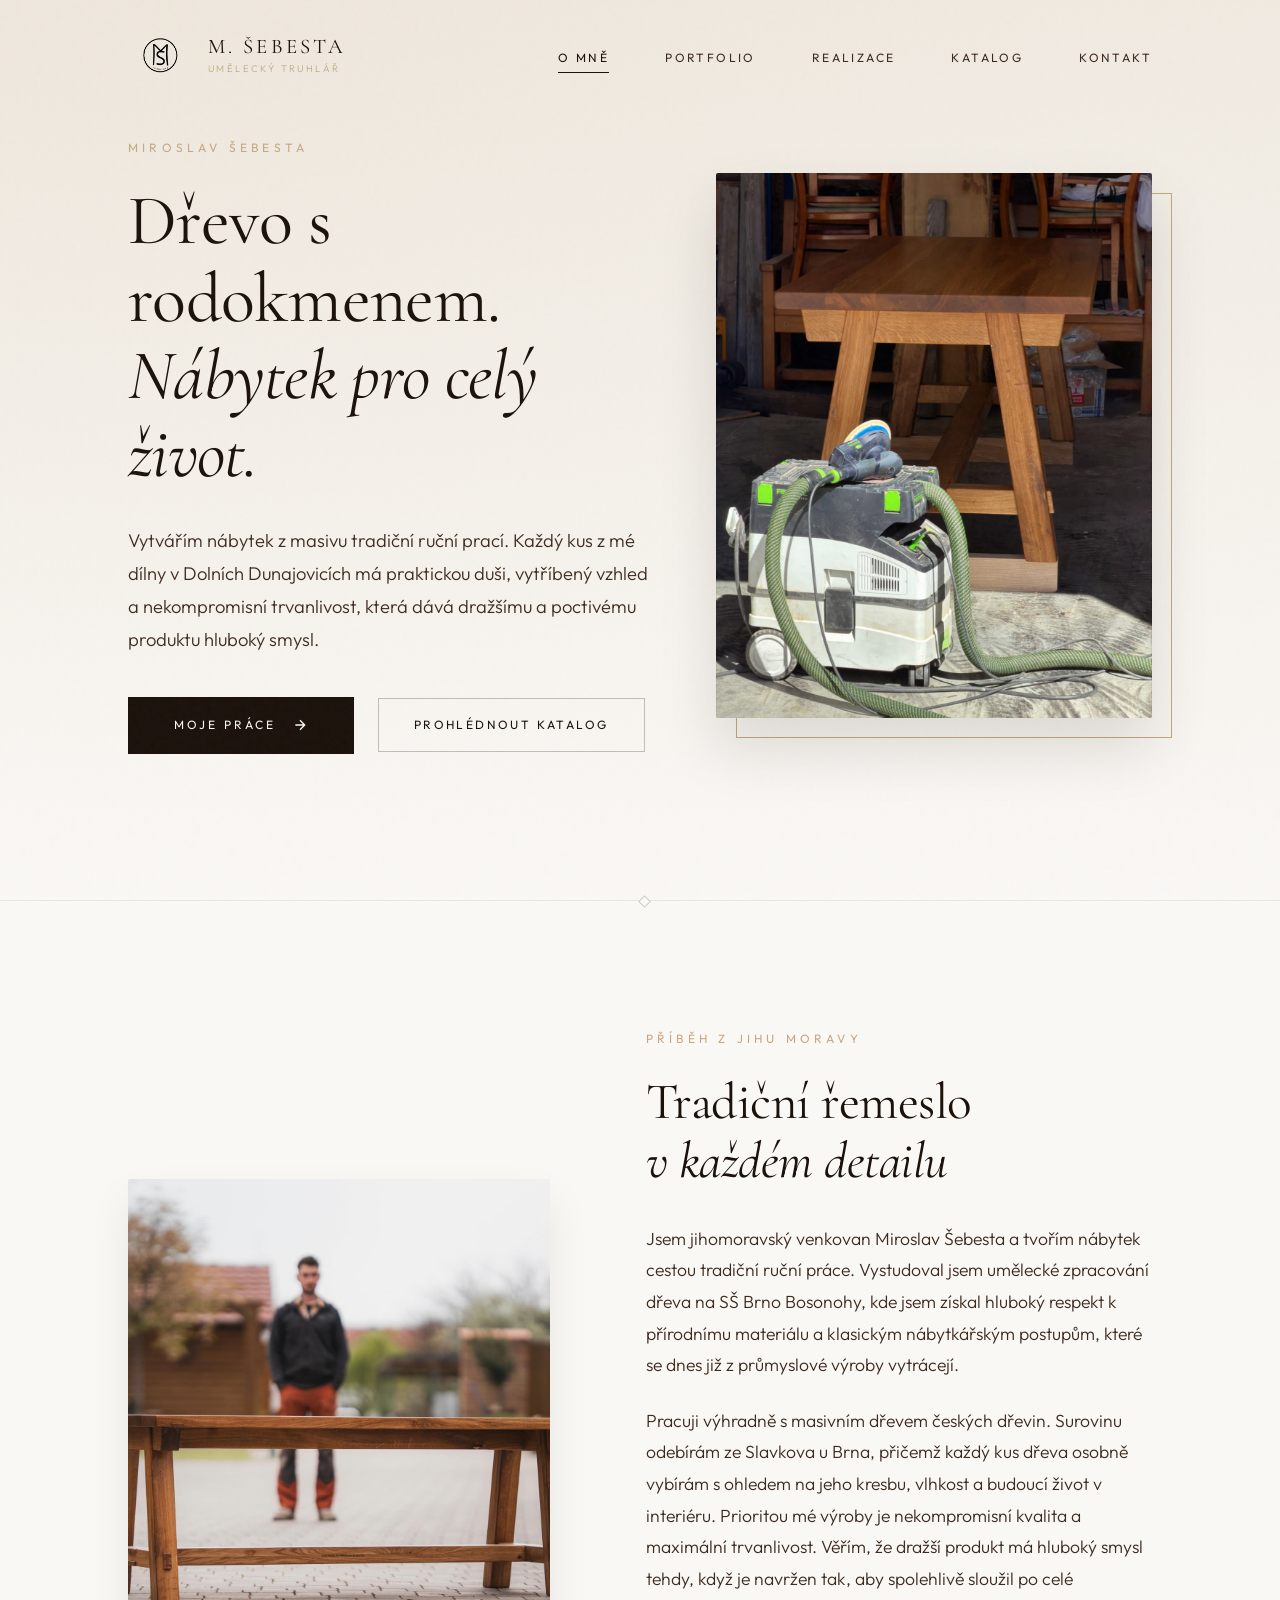
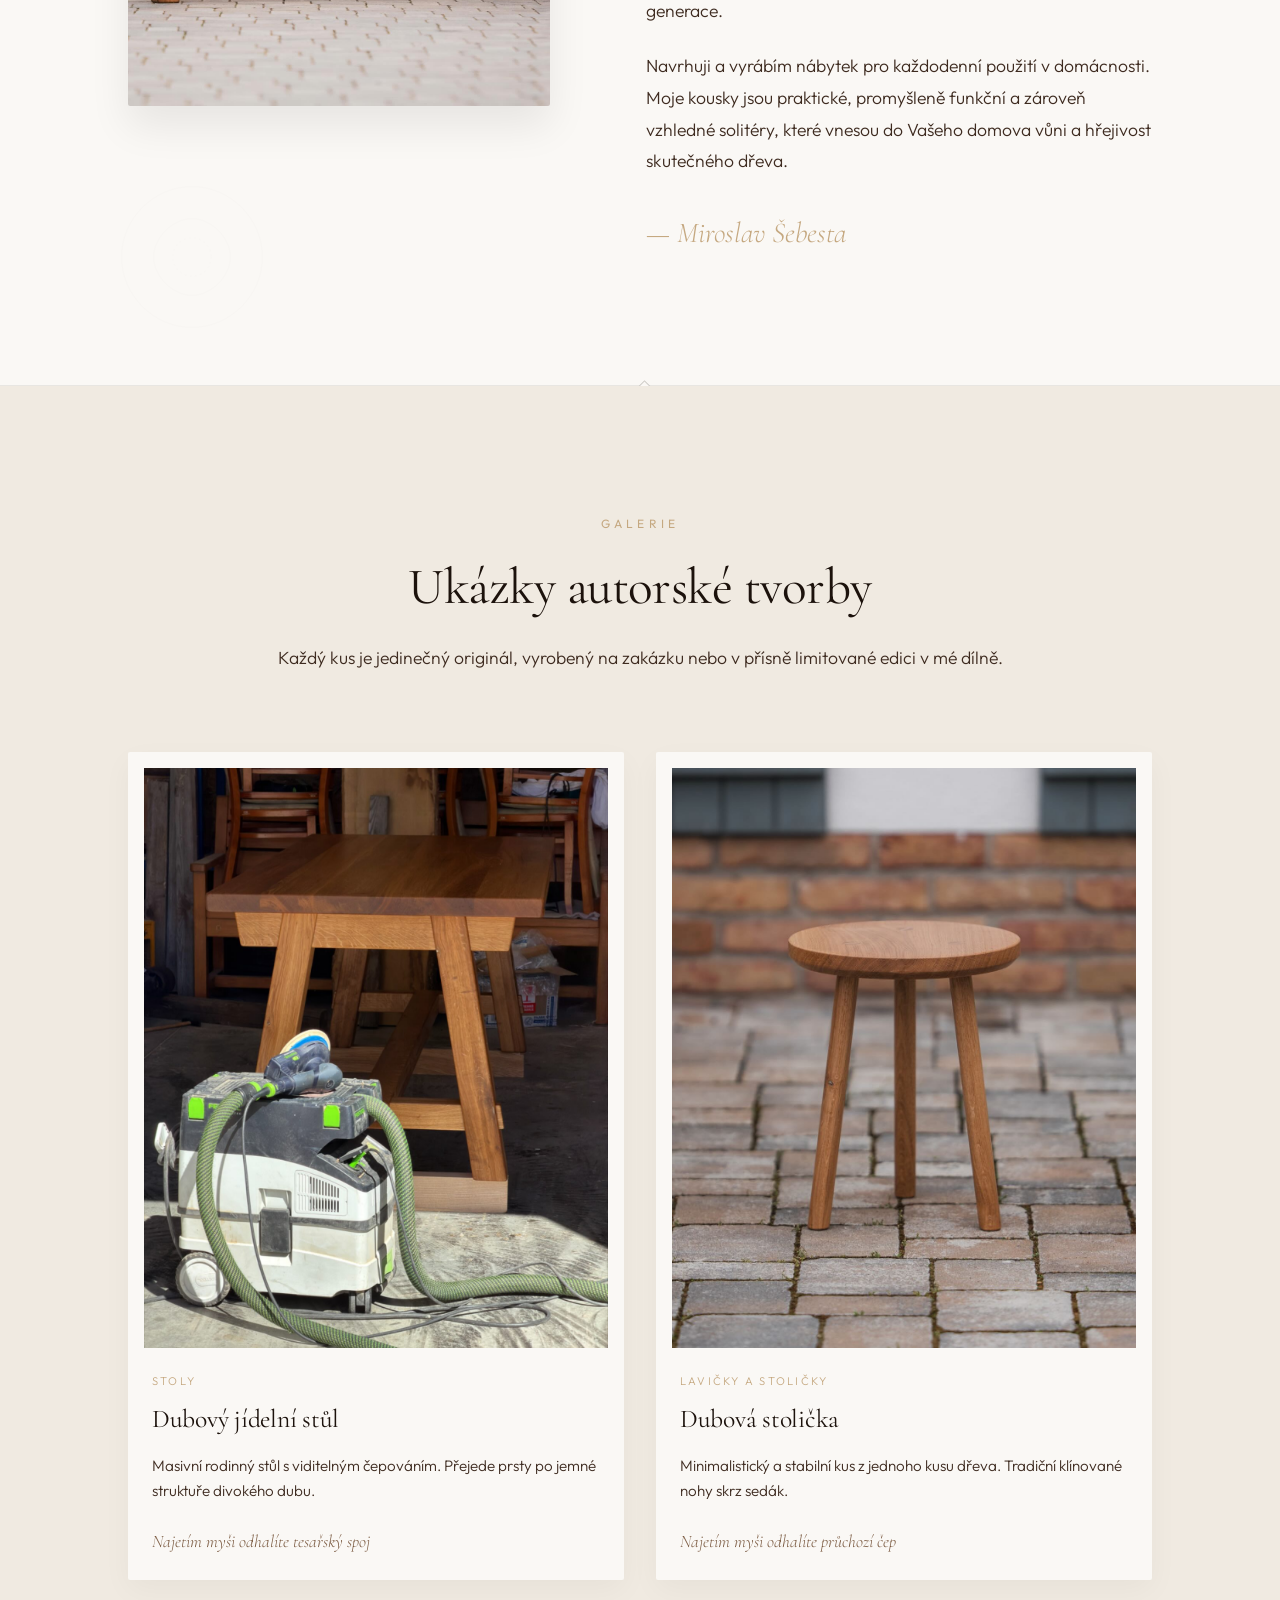
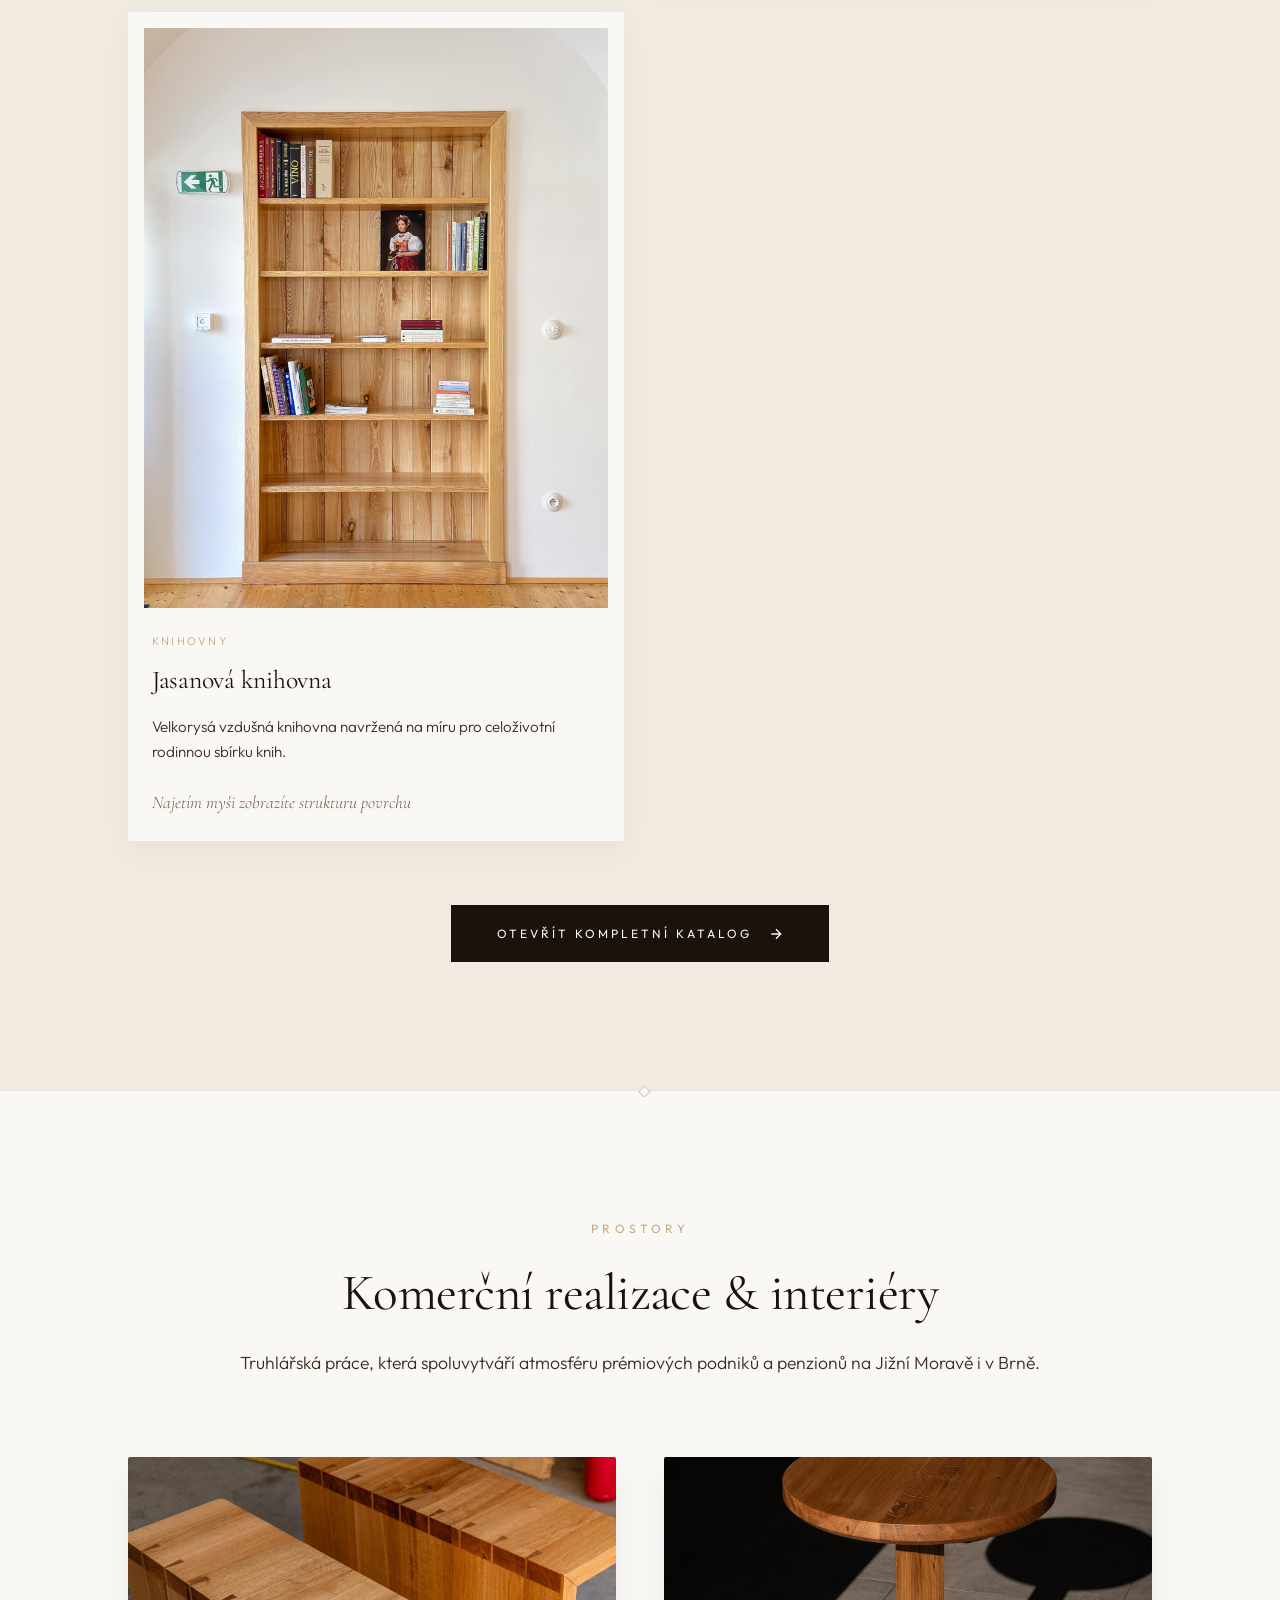
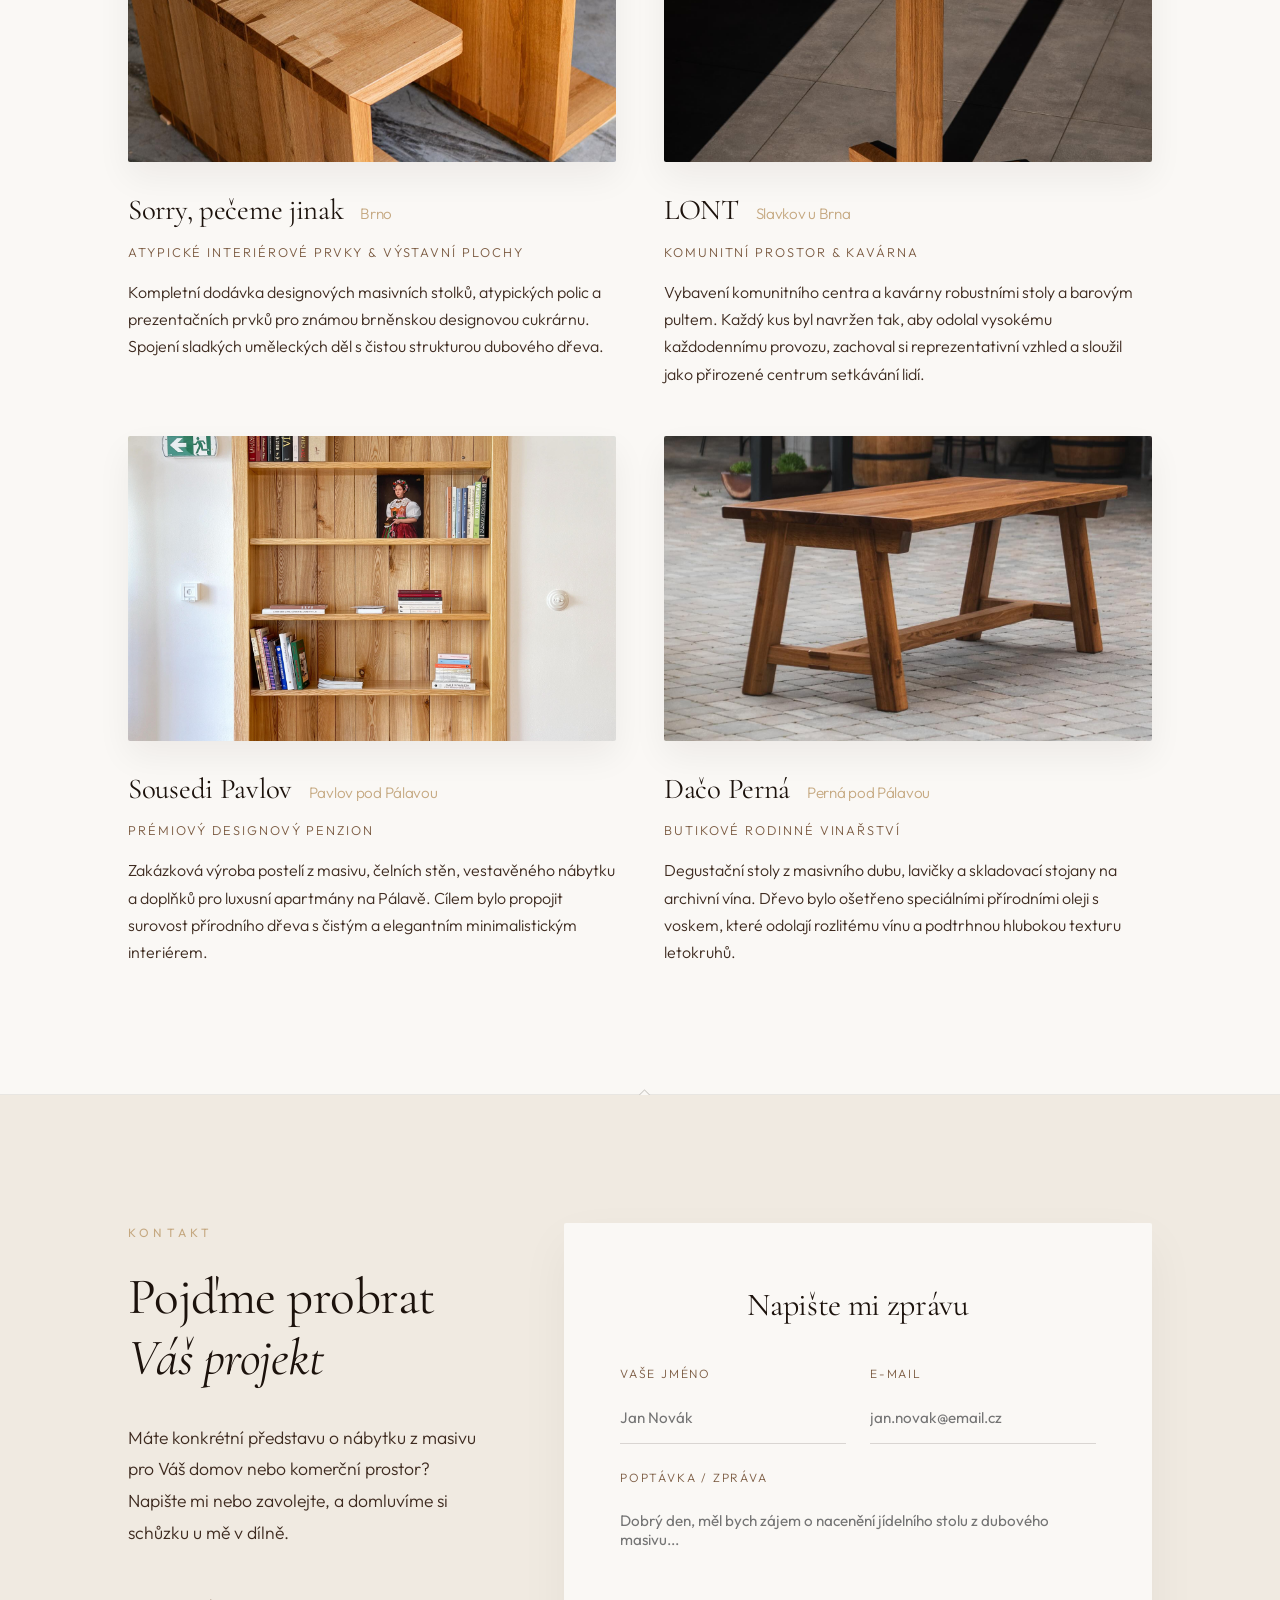
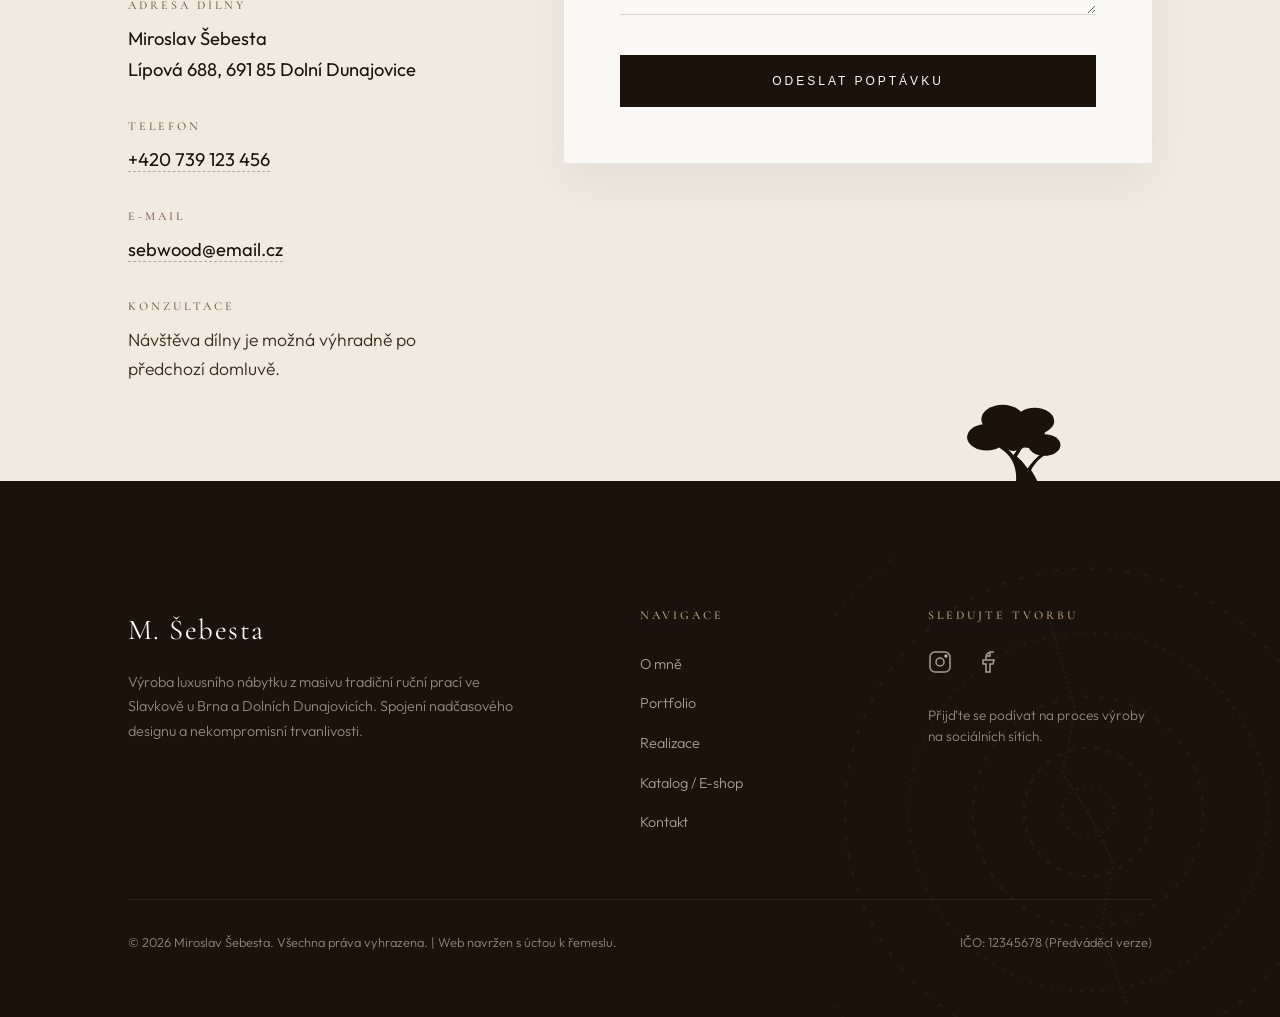
<file: index.html>
<!DOCTYPE html>
<html lang="cs">
<head>
  <meta charset="UTF-8">
  <meta name="viewport" content="width=device-width, initial-scale=1.0">
  
  <!-- Primary SEO Meta Tags -->
  <title>Miroslav Šebesta | Umělecký truhlář z masivu & designér</title>
  <meta name="description" content="Hledáte poctivé truhlářství na Jižní Moravě? Miroslav Šebesta vyrábí luxusní, ručně vyráběný nábytek z masivu s důrazem na maximální životnost a tesařské spoje.">
  <meta name="keywords" content="umělecký truhlář, nábytek z masivu, ručně vyráběný nábytek, truhlářství Jižní Morava, Miroslav Šebesta, Slavkov u Brna, Dolní Dunajovice">
  
  <!-- Open Graph / Facebook -->
  <meta property="og:type" content="website">
  <meta property="og:url" content="https://ms-furniture.cz/">
  <meta property="og:title" content="Miroslav Šebesta | Umělecký truhlář z masivu & designér">
  <meta property="og:description" content="Ruční výroba originálního nábytku z masivního dřeva se zaměřením na maximální životnost a detail tesařských spojů.">
  <meta property="og:image" content="https://ms-furniture.cz/assets/hero-sebesta.jpg">

  <!-- Fonts & Stylesheets -->
  <link rel="preconnect" href="https://fonts.googleapis.com">
  <link rel="preconnect" href="https://fonts.gstatic.com" crossorigin>
  <link href="https://fonts.googleapis.com/css2?family=Cormorant+Garamond:ital,wght@0,300;0,400;0,500;0,600;1,300;1,400&family=Outfit:wght@200;300;400;500&display=swap" rel="stylesheet">
  
  <link rel="stylesheet" href="style.css">

  <!-- Schema.org JSON-LD Structured Data -->
  <script type="application/ld+json">
  {
    "@context": "https://schema.org",
    "@graph": [
      {
        "@type": "LocalBusiness",
        "@id": "https://ms-furniture.cz/#localbusiness",
        "name": "Miroslav Šebesta - Umělecké truhlářství",
        "image": "https://ms-furniture.cz/assets/mswood-logo.png",
        "description": "Ruční výroba originálního nábytku z masivního českého dřeva se zaměřením na maximální životnost a detail tesařských spojů.",
        "url": "https://ms-furniture.cz/",
        "telephone": "+420739123456",
        "email": "sebwood@email.cz",
        "priceRange": "$$$",
        "address": {
          "@type": "PostalAddress",
          "streetAddress": "Lípová 688",
          "addressLocality": "Dolní Dunajovice",
          "postalCode": "691 85",
          "addressCountry": "CZ"
        },
        "geo": {
          "@type": "GeoCoordinates",
          "latitude": 48.855028,
          "longitude": 16.595639
        },
        "openingHoursSpecification": {
          "@type": "OpeningHoursSpecification",
          "dayOfWeek": [
            "Monday",
            "Tuesday",
            "Wednesday",
            "Thursday",
            "Friday"
          ],
          "opens": "08:00",
          "closes": "16:00"
        },
        "sameAs": [
          "https://www.instagram.com/mir_sebwood/",
          "https://www.facebook.com/mirek.sebesta.39/"
        ]
      },
      {
        "@type": "BreadcrumbList",
        "@id": "https://ms-furniture.cz/#breadcrumb",
        "itemListElement": [
          {
            "@type": "ListItem",
            "position": 1,
            "name": "Domů",
            "item": "https://ms-furniture.cz/"
          }
        ]
      }
    ]
  }
  </script>
</head>
<body>

  <!-- Navigation -->
  <nav id="navbar">
    <div class="logo-container">
      <a href="#" class="logo-container">
        <img class="logo-img" src="assets/mswood-logo.png" alt="Miroslav Šebesta Logo">
        <div class="logo-text">
          <span class="logo-title">M. Šebesta</span>
          <span class="logo-subtitle">Umělecký truhlář</span>
        </div>
      </a>
    </div>
    <button class="mobile-menu-btn" aria-label="Otevřít menu">
      <span></span>
      <span></span>
      <span></span>
    </button>
    <ul class="nav-links">
      <li><a href="#about" class="active">O mně</a></li>
      <li><a href="#work">Portfolio</a></li>
      <li><a href="#realizace">Realizace</a></li>
      <li><a href="eshop.html">Katalog</a></li>
      <li><a href="#kontakt">Kontakt</a></li>
    </ul>
  </nav>

  <!-- Hero Section -->
  <section class="hero-section" style="min-height: 100vh; display: flex; align-items: center; background: radial-gradient(ellipse at 10% 10%, rgba(197, 168, 128, 0.05) 0%, transparent 60%), linear-gradient(180deg, var(--cream-warm) 0%, var(--cream) 100%); padding-top: 120px;">
    <div class="hero-layout">
      
      <!-- Hero Text Content -->
      <div style="z-index: 2;">
        <span class="section-label" style="opacity: 0; transform: translateY(20px); animation: fadeUp 1s 0.2s cubic-bezier(0.16, 1, 0.3, 1) forwards;">Miroslav Šebesta</span>
        <h1 style="font-size: clamp(3rem, 5.5vw, 5rem); line-height: 1.1; margin-bottom: 2rem; opacity: 0; transform: translateY(30px); animation: fadeUp 1s 0.4s cubic-bezier(0.16, 1, 0.3, 1) forwards;">
          Dřevo s rodokmenem.<br><em>Nábytek pro celý život.</em>
        </h1>
        <p style="font-size: 1.15rem; line-height: 1.8; color: var(--wood-medium); margin-bottom: 2.5rem; max-width: 580px; opacity: 0; transform: translateY(20px); animation: fadeUp 1s 0.6s cubic-bezier(0.16, 1, 0.3, 1) forwards;">
          Vytvářím nábytek z masivu tradiční ruční prací. Každý kus z mé dílny v Dolních Dunajovicích má praktickou duši, vytříbený vzhled a nekompromisní trvanlivost, která dává dražšímu a poctivému produktu hluboký smysl.
        </p>
        <div style="display: flex; gap: 1.5rem; align-items: center; opacity: 0; transform: translateY(20px); animation: fadeUp 1s 0.8s cubic-bezier(0.16, 1, 0.3, 1) forwards;">
          <a href="#work" class="btn-primary">
            Moje práce
            <svg viewBox="0 0 24 24" fill="none" stroke="currentColor" stroke-width="2">
              <path d="M5 12h14M12 5l7 7-7 7"/>
            </svg>
          </a>
          <a href="eshop.html" class="btn-secondary">Prohlédnout katalog</a>
        </div>
      </div>

      <!-- Hero Featured Image -->
      <div style="position: relative; opacity: 0; transform: scale(0.98); animation: fadeUp 1.2s 0.5s cubic-bezier(0.16, 1, 0.3, 1) forwards; z-index: 1;">
        <div style="aspect-ratio: 4/5; width: 100%; border-radius: 2px; overflow: hidden; box-shadow: 0 30px 60px rgba(28, 18, 12, 0.12);">
          <img src="assets/work-3.jpg" alt="Ručně dělaný dubový jídelní stůl" style="width: 100%; height: 100%; object-fit: cover;">
        </div>
        <!-- Decorative frame accent -->
        <div style="position: absolute; border: 1px solid var(--accent); top: 20px; right: -20px; bottom: -20px; left: 20px; z-index: -1; pointer-events: none;"></div>
      </div>

    </div>
  </section>

  <!-- Divider -->
  <div class="divider-line"></div>

  <!-- About Section -->
  <section id="about" class="reveal">
    <!-- Subtle wood ring watermark in background -->
    <svg class="section-watermark" viewBox="0 0 200 200" fill="none" stroke="currentColor" stroke-width="0.3">
      <circle cx="100" cy="100" r="15" stroke-dasharray="1 3"/>
      <path d="M100 70 C 115 70, 130 85, 130 100 C 130 115, 115 130, 100 130 C 85 130, 70 115, 70 100 C 70 85, 85 70, 100 70 Z"/>
      <path d="M100 45 C 130 45, 155 70, 155 100 C 155 130, 130 155, 100 155 C 70 155, 45 130, 45 100 C 45 70, 70 45, 100 45 Z"/>
    </svg>

    <div class="about-layout">
      <!-- Portrait at work -->
      <div style="position: relative;">
        <div style="aspect-ratio: 4/5; border-radius: 2px; overflow: hidden; box-shadow: 0 20px 40px rgba(0, 0, 0, 0.08);">
          <img src="assets/tul.jpg" alt="Miroslav Šebesta při práci v dílně" style="width: 100%; height: 100%; object-fit: cover;">
        </div>
      </div>
      
      <!-- Copywriting content -->
      <div>
        <span class="section-label">Příběh z Jihu Moravy</span>
        <h2 style="font-size: clamp(2.5rem, 4vw, 3.8rem); line-height: 1.15; margin-bottom: 2rem;">
          Tradiční řemeslo<br><em>v každém detailu</em>
        </h2>
        <p style="font-size: 1.1rem; line-height: 1.8; color: var(--wood-medium); margin-bottom: 1.5rem;">
          Jsem jihomoravský venkovan Miroslav Šebesta a tvořím nábytek cestou tradiční ruční práce. Vystudoval jsem umělecké zpracování dřeva na SŠ Brno Bosonohy, kde jsem získal hluboký respekt k přírodnímu materiálu a klasickým nábytkářským postupům, které se dnes již z průmyslové výroby vytrácejí.
        </p>
        <p style="font-size: 1.1rem; line-height: 1.8; color: var(--wood-medium); margin-bottom: 1.5rem;">
          Pracuji výhradně s masivním dřevem českých dřevin. Surovinu odebírám ze Slavkova u Brna, přičemž každý kus dřeva osobně vybírám s ohledem na jeho kresbu, vlhkost a budoucí život v interiéru. Prioritou mé výroby je nekompromisní kvalita a maximální trvanlivost. Věřím, že dražší produkt má hluboký smysl tehdy, když je navržen tak, aby spolehlivě sloužil po celé generace.
        </p>
        <p style="font-size: 1.1rem; line-height: 1.8; color: var(--wood-medium); margin-bottom: 2rem;">
          Navrhuji a vyrábím nábytek pro každodenní použití v domácnosti. Moje kousky jsou praktické, promyšleně funkční a zároveň vzhledné solitéry, které vnesou do Vašeho domova vůni a hřejivost skutečného dřeva.
        </p>
        <p style="font-family: 'Cormorant Garamond', Georgia, serif; font-size: 1.8rem; font-style: italic; color: var(--accent);">
          — Miroslav Šebesta
        </p>
      </div>
    </div>
  </section>

  <!-- Divider -->
  <div class="divider-line"></div>

  <!-- Portfolio Section -->
  <section id="work" class="reveal" style="background-color: var(--cream-warm);">
    <div style="text-align: center; max-width: 800px; margin: 0 auto 5rem;">
      <span class="section-label">Galerie</span>
      <h2 style="font-size: clamp(2.5rem, 4vw, 3.8rem); line-height: 1.2; margin-bottom: 1.5rem;">
        Ukázky autorské tvorby
      </h2>
      <p style="color: var(--wood-medium); font-size: 1.1rem;">
        Každý kus je jedinečný originál, vyrobený na zakázku nebo v přísně limitované edici v mé dílně.
      </p>
    </div>

    <!-- Portfolio Grid -->
    <div style="display: grid; grid-template-columns: repeat(auto-fill, minmax(360px, 1fr)); gap: 2rem; max-width: 1400px; margin: 0 auto;">
      
      <!-- Card 1 -->
      <div style="background: var(--cream); padding: 1rem; border-radius: 2px; box-shadow: 0 10px 30px rgba(28, 18, 12, 0.04); display: flex; flex-direction: column;">
        <div class="image-swap-container">
          <!-- Main Product Image -->
          <img class="img-main" src="assets/work-3.jpg" alt="Dubový jídelní stůl">
          <!-- Hover detail showing joint -->
          <img class="img-detail" src="assets/work-6.jpg" alt="Detail tesařského spoje stolu">
        </div>
        <div style="padding: 1.5rem 0.5rem 0.5rem;">
          <span style="font-size: 0.7rem; letter-spacing: 0.2em; text-transform: uppercase; color: var(--accent); display: block; margin-bottom: 0.5rem;">Stoly</span>
          <h3 style="font-size: 1.6rem; font-weight: 400; margin-bottom: 0.8rem;">Dubový jídelní stůl</h3>
          <p style="font-size: 0.95rem; color: var(--wood-medium); margin-bottom: 1.5rem;">
            Masivní rodinný stůl s viditelným čepováním. Přejede prsty po jemné struktuře divokého dubu.
          </p>
          <span style="font-family: 'Cormorant Garamond', serif; font-size: 1.1rem; font-style: italic; color: var(--wood-light);">Najetím myši odhalíte tesařský spoj</span>
        </div>
      </div>

      <!-- Card 2 -->
      <div style="background: var(--cream); padding: 1rem; border-radius: 2px; box-shadow: 0 10px 30px rgba(28, 18, 12, 0.04); display: flex; flex-direction: column;">
        <div class="image-swap-container">
          <img class="img-main" src="assets/work-5.jpg" alt="Dubová stolička">
          <img class="img-detail" src="assets/work-7.jpg" alt="Detail klínovaného čepu stoličky">
        </div>
        <div style="padding: 1.5rem 0.5rem 0.5rem;">
          <span style="font-size: 0.7rem; letter-spacing: 0.2em; text-transform: uppercase; color: var(--accent); display: block; margin-bottom: 0.5rem;">Lavičky a stoličky</span>
          <h3 style="font-size: 1.6rem; font-weight: 400; margin-bottom: 0.8rem;">Dubová stolička</h3>
          <p style="font-size: 0.95rem; color: var(--wood-medium); margin-bottom: 1.5rem;">
            Minimalistický a stabilní kus z jednoho kusu dřeva. Tradiční klínované nohy skrz sedák.
          </p>
          <span style="font-family: 'Cormorant Garamond', serif; font-size: 1.1rem; font-style: italic; color: var(--wood-light);">Najetím myši odhalíte průchozí čep</span>
        </div>
      </div>

      <!-- Card 3 -->
      <div style="background: var(--cream); padding: 1rem; border-radius: 2px; box-shadow: 0 10px 30px rgba(28, 18, 12, 0.04); display: flex; flex-direction: column;">
        <div class="image-swap-container">
          <img class="img-main" src="assets/work-9.jpg" alt="Jasanová knihovna">
          <img class="img-detail" src="assets/work-4.jpg" alt="Detail zpracování dřeva">
        </div>
        <div style="padding: 1.5rem 0.5rem 0.5rem;">
          <span style="font-size: 0.7rem; letter-spacing: 0.2em; text-transform: uppercase; color: var(--accent); display: block; margin-bottom: 0.5rem;">Knihovny</span>
          <h3 style="font-size: 1.6rem; font-weight: 400; margin-bottom: 0.8rem;">Jasanová knihovna</h3>
          <p style="font-size: 0.95rem; color: var(--wood-medium); margin-bottom: 1.5rem;">
            Velkorysá vzdušná knihovna navržená na míru pro celoživotní rodinnou sbírku knih.
          </p>
          <span style="font-family: 'Cormorant Garamond', serif; font-size: 1.1rem; font-style: italic; color: var(--wood-light);">Najetím myši zobrazíte strukturu povrchu</span>
        </div>
      </div>

    </div>

    <!-- Catalog Callout -->
    <div style="text-align: center; margin-top: 4rem;">
      <a href="eshop.html" class="btn-primary">
        Otevřít kompletní katalog
        <svg viewBox="0 0 24 24" fill="none" stroke="currentColor" stroke-width="2">
          <path d="M5 12h14M12 5l7 7-7 7"/>
        </svg>
      </a>
    </div>
  </section>

  <!-- Divider -->
  <div class="divider-line"></div>

  <!-- Realizace (Reference) Section -->
  <section id="realizace" class="reveal">
    <div style="text-align: center; max-width: 800px; margin: 0 auto 5rem;">
      <span class="section-label">Prostory</span>
      <h2 style="font-size: clamp(2.5rem, 4vw, 3.8rem); line-height: 1.2; margin-bottom: 1.5rem;">
        Komerční realizace & interiéry
      </h2>
      <p style="color: var(--wood-medium); font-size: 1.1rem;">
        Truhlářská práce, která spoluvytváří atmosféru prémiových podniků a penzionů na Jižní Moravě i v Brně.
      </p>
    </div>

    <!-- Grid of realizations -->
    <div class="realizace-grid">
      
      <!-- Project 1 -->
      <div style="display: flex; flex-direction: column;">
        <div style="aspect-ratio: 16/10; overflow: hidden; border-radius: 2px; margin-bottom: 1.5rem; box-shadow: 0 15px 35px rgba(28,18,12,0.06);">
          <img src="assets/work-1.jpg" alt="Interiér Sorry pečeme jinak" style="width: 100%; height: 100%; object-fit: cover; transition: transform 0.6s ease;" onmouseover="this.style.transform='scale(1.03)'" onmouseout="this.style.transform='scale(1)'">
        </div>
        <h3 style="font-size: 1.8rem; margin-bottom: 0.5rem;">Sorry, pečeme jinak <span style="font-family: 'Outfit'; font-size: 0.95rem; color: var(--accent); vertical-align: middle; margin-left: 10px; font-weight: 300;">Brno</span></h3>
        <p style="color: var(--wood-light); font-size: 0.8rem; letter-spacing: 0.15em; text-transform: uppercase; margin-bottom: 1rem;">Atypické interiérové prvky & výstavní plochy</p>
        <p style="color: var(--wood-medium); font-size: 1rem; line-height: 1.7;">
          Kompletní dodávka designových masivních stolků, atypických polic a prezentačních prvků pro známou brněnskou designovou cukrárnu. Spojení sladkých uměleckých děl s čistou strukturou dubového dřeva.
        </p>
      </div>

      <!-- Project 2 -->
      <div style="display: flex; flex-direction: column;">
        <div style="aspect-ratio: 16/10; overflow: hidden; border-radius: 2px; margin-bottom: 1.5rem; box-shadow: 0 15px 35px rgba(28,18,12,0.06);">
          <img src="assets/work-2.jpg" alt="Interiér LONT Slavkov" style="width: 100%; height: 100%; object-fit: cover; transition: transform 0.6s ease;" onmouseover="this.style.transform='scale(1.03)'" onmouseout="this.style.transform='scale(1)'">
        </div>
        <h3 style="font-size: 1.8rem; margin-bottom: 0.5rem;">LONT <span style="font-family: 'Outfit'; font-size: 0.95rem; color: var(--accent); vertical-align: middle; margin-left: 10px; font-weight: 300;">Slavkov u Brna</span></h3>
        <p style="color: var(--wood-light); font-size: 0.8rem; letter-spacing: 0.15em; text-transform: uppercase; margin-bottom: 1rem;">Komunitní prostor & Kavárna</p>
        <p style="color: var(--wood-medium); font-size: 1rem; line-height: 1.7;">
          Vybavení komunitního centra a kavárny robustními stoly a barovým pultem. Každý kus byl navržen tak, aby odolal vysokému každodennímu provozu, zachoval si reprezentativní vzhled a sloužil jako přirozené centrum setkávání lidí.
        </p>
      </div>

      <!-- Project 3 -->
      <div style="display: flex; flex-direction: column;">
        <div style="aspect-ratio: 16/10; overflow: hidden; border-radius: 2px; margin-bottom: 1.5rem; box-shadow: 0 15px 35px rgba(28,18,12,0.06);">
          <img src="assets/work-9.jpg" alt="Penzion Sousedi Pavlov" style="width: 100%; height: 100%; object-fit: cover; transition: transform 0.6s ease;" onmouseover="this.style.transform='scale(1.03)'" onmouseout="this.style.transform='scale(1)'">
        </div>
        <h3 style="font-size: 1.8rem; margin-bottom: 0.5rem;">Sousedi Pavlov <span style="font-family: 'Outfit'; font-size: 0.95rem; color: var(--accent); vertical-align: middle; margin-left: 10px; font-weight: 300;">Pavlov pod Pálavou</span></h3>
        <p style="color: var(--wood-light); font-size: 0.8rem; letter-spacing: 0.15em; text-transform: uppercase; margin-bottom: 1rem;">Prémiový designový penzion</p>
        <p style="color: var(--wood-medium); font-size: 1rem; line-height: 1.7;">
          Zakázková výroba postelí z masivu, čelních stěn, vestavěného nábytku a doplňků pro luxusní apartmány na Pálavě. Cílem bylo propojit surovost přírodního dřeva s čistým a elegantním minimalistickým interiérem.
        </p>
      </div>

      <!-- Project 4 -->
      <div style="display: flex; flex-direction: column;">
        <div style="aspect-ratio: 16/10; overflow: hidden; border-radius: 2px; margin-bottom: 1.5rem; box-shadow: 0 15px 35px rgba(28,18,12,0.06);">
          <img src="assets/work-4.jpg" alt="Vinařství Dačo Perná" style="width: 100%; height: 100%; object-fit: cover; transition: transform 0.6s ease;" onmouseover="this.style.transform='scale(1.03)'" onmouseout="this.style.transform='scale(1)'">
        </div>
        <h3 style="font-size: 1.8rem; margin-bottom: 0.5rem;">Dačo Perná <span style="font-family: 'Outfit'; font-size: 0.95rem; color: var(--accent); vertical-align: middle; margin-left: 10px; font-weight: 300;">Perná pod Pálavou</span></h3>
        <p style="color: var(--wood-light); font-size: 0.8rem; letter-spacing: 0.15em; text-transform: uppercase; margin-bottom: 1rem;">Butikové rodinné vinařství</p>
        <p style="color: var(--wood-medium); font-size: 1rem; line-height: 1.7;">
          Degustační stoly z masivního dubu, lavičky a skladovací stojany na archivní vína. Dřevo bylo ošetřeno speciálními přírodními oleji s voskem, které odolají rozlitému vínu a podtrhnou hlubokou texturu letokruhů.
        </p>
      </div>

    </div>
  </section>

  <!-- Divider -->
  <div class="divider-line"></div>

  <!-- Contact Section -->
  <section id="kontakt" class="reveal" style="background-color: var(--cream-warm);">
    <div class="contact-layout">
      
      <!-- Contact Info -->
      <div>
        <span class="section-label">Kontakt</span>
        <h2 style="font-size: clamp(2.5rem, 4vw, 3.8rem); line-height: 1.2; margin-bottom: 2rem;">
          Pojďme probrat<br><em>Váš projekt</em>
        </h2>
        <p style="color: var(--wood-medium); font-size: 1.1rem; line-height: 1.8; margin-bottom: 3rem;">
          Máte konkrétní představu o nábytku z masivu pro Váš domov nebo komerční prostor? Napište mi nebo zavolejte, a domluvíme si schůzku u mě v dílně.
        </p>

        <!-- Information list -->
        <div style="display: flex; flex-direction: column; gap: 2rem;">
          <div>
            <h4 style="font-size: 0.75rem; letter-spacing: 0.25em; text-transform: uppercase; color: var(--wood-light); margin-bottom: 0.5rem; font-weight: 500;">Adresa dílny</h4>
            <p style="font-size: 1.15rem; font-weight: 400; color: var(--wood-dark);">
              Miroslav Šebesta<br>
              Lípová 688, 691 85 Dolní Dunajovice
            </p>
          </div>
          <div>
            <h4 style="font-size: 0.75rem; letter-spacing: 0.25em; text-transform: uppercase; color: var(--wood-light); margin-bottom: 0.5rem; font-weight: 500;">Telefon</h4>
            <p style="font-size: 1.15rem; font-weight: 400; color: var(--wood-dark);">
              <a href="tel:+420739123456" style="border-bottom: 1px dashed rgba(28,18,12,0.3);">+420 739 123 456</a>
            </p>
          </div>
          <div>
            <h4 style="font-size: 0.75rem; letter-spacing: 0.25em; text-transform: uppercase; color: var(--wood-light); margin-bottom: 0.5rem; font-weight: 500;">E-mail</h4>
            <p style="font-size: 1.15rem; font-weight: 400; color: var(--wood-dark);">
              <a href="mailto:sebwood@email.cz" style="border-bottom: 1px dashed rgba(28,18,12,0.3);">sebwood@email.cz</a>
            </p>
          </div>
          <div>
            <h4 style="font-size: 0.75rem; letter-spacing: 0.25em; text-transform: uppercase; color: var(--wood-light); margin-bottom: 0.5rem; font-weight: 500;">Konzultace</h4>
            <p style="font-size: 1.1rem; color: var(--wood-medium);">
              Návštěva dílny je možná výhradně po předchozí domluvě.
            </p>
          </div>
        </div>
      </div>

      <!-- Contact Form -->
      <div style="background: var(--cream); padding: 3.5rem; border-radius: 2px; box-shadow: 0 20px 50px rgba(28, 18, 12, 0.05); text-align: center;">
        <h3 style="font-size: 2rem; margin-bottom: 2rem;">Napište mi zprávu</h3>
        <form class="contact-form" action="mailto:sebwood@email.cz" method="post" enctype="text/plain">
          <div class="form-group">
            <label for="name">Vaše jméno</label>
            <input type="text" id="name" name="name" required placeholder="Jan Novák">
          </div>
          <div class="form-group">
            <label for="email">E-mail</label>
            <input type="email" id="email" name="email" required placeholder="jan.novak@email.cz">
          </div>
          <div class="form-group full-width">
            <label for="message">Poptávka / Zpráva</label>
            <textarea id="message" name="message" required placeholder="Dobrý den, měl bych zájem o nacenění jídelního stolu z dubového masivu..."></textarea>
          </div>
          <button type="submit" class="btn-primary">Odeslat poptávku</button>
        </form>
      </div>

    </div>
  </section>

  <!-- Landscape transition to footer -->
  <svg class="footer-transition-svg" viewBox="0 0 1440 200" fill="none" xmlns="http://www.w3.org/2000/svg" preserveAspectRatio="none" style="display: block; width: 100%; height: 120px; margin-top: -120px; margin-bottom: -1px; background: transparent; position: relative; z-index: 5; pointer-events: none;">
    <!-- Ground line (flat/straight, filled below) -->
    <path d="M0,200 L0,150 L1440,150 L1440,200 Z" fill="var(--wood-dark)" />
    
    <!-- Stylized Oak Tree (with realistic branches and organic leaf clusters) -->
    <g fill="var(--wood-dark)">
      <!-- Trunk & main branches -->
      <path d="M1143,150 C1144,135 1141,120 1136,110 C1131,100 1121,90 1113,85 L1116,81 C1126,87 1135,97 1140,107 C1144,100 1148,90 1150,75 L1154,75 C1152,90 1148,101 1144,109 C1149,115 1153,123 1156,129 C1160,121 1166,110 1173,103 L1176,106 C1169,113 1163,123 1160,132 C1163,138 1165,145 1167,150 Z" />
      
      <!-- Foliage clusters (grouped to render organic silhouette of a solitary oak) -->
      <circle cx="1110" cy="77" r="22" />
      <circle cx="1148" cy="65" r="28" />
      <circle cx="1175" cy="90" r="18" />
      <circle cx="1128" cy="47" r="24" />
      <circle cx="1164" cy="50" r="22" />
      <circle cx="1140" cy="85" r="15" />
      <circle cx="1158" cy="80" r="15" />
    </g>
  </svg>

  <!-- Footer -->
  <footer>
    <!-- Concentric wood grain / rings watermark -->
    <svg class="footer-watermark" viewBox="0 0 200 200" fill="none" stroke="currentColor">
      <circle cx="100" cy="100" r="10" stroke-dasharray="1 2" />
      <circle cx="100" cy="100" r="25" stroke-dasharray="2 3" />
      <circle cx="100" cy="100" r="45" stroke-dasharray="2 4" />
      <circle cx="100" cy="100" r="70" stroke-dasharray="1 3" />
      <circle cx="100" cy="100" r="95" stroke-dasharray="2 5" />
      <circle cx="100" cy="100" r="125" stroke-dasharray="1 4" />
      <!-- Organic wood crack line -->
      <path d="M100 100 L110 120 L105 145 L115 175 M100 100 L90 85 L95 60 L85 25" stroke-dasharray="1 1" />
    </svg>

    <div class="footer-content">
      <!-- Brand column -->
      <div class="footer-brand">
        <h3>M. Šebesta</h3>
        <p>
          Výroba luxusního nábytku z masivu tradiční ruční prací ve Slavkově u Brna a Dolních Dunajovicích. Spojení nadčasového designu a nekompromisní trvanlivosti.
        </p>
      </div>
      <!-- Links column -->
      <div>
        <h4 class="footer-heading">Navigace</h4>
        <ul class="footer-links">
          <li><a href="#about">O mně</a></li>
          <li><a href="#work">Portfolio</a></li>
          <li><a href="#realizace">Realizace</a></li>
          <li><a href="eshop.html">Katalog / E-shop</a></li>
          <li><a href="#kontakt">Kontakt</a></li>
        </ul>
      </div>
      <!-- Socials column -->
      <div>
        <h4 class="footer-heading">Sledujte tvorbu</h4>
        <div class="footer-socials">
          <a href="https://www.instagram.com/mir_sebwood/" target="_blank" rel="noopener" aria-label="Instagram">
            <svg style="width: 24px; height: 24px;" viewBox="0 0 24 24" fill="none" stroke="currentColor" stroke-width="1.5">
              <rect x="2" y="2" width="20" height="20" rx="5"/>
              <circle cx="12" cy="12" r="4"/>
              <circle cx="18" cy="6" r="1" fill="currentColor"/>
            </svg>
          </a>
          <a href="https://www.facebook.com/mirek.sebesta.39/" target="_blank" rel="noopener" aria-label="Facebook">
            <svg style="width: 24px; height: 24px;" viewBox="0 0 24 24" fill="none" stroke="currentColor" stroke-width="1.5">
              <path d="M18 2h-3a5 5 0 0 0-5 5v3H7v4h3v8h4v-8h3l1-4H10V7a1 1 0 0 1 1-1h3V2z"/>
            </svg>
          </a>
        </div>
        <p style="margin-top: 1.5rem; font-size: 0.85rem; line-height: 1.5;">
          Přijďte se podívat na proces výroby na sociálních sítích.
        </p>
      </div>
    </div>

    <!-- Bottom copyrights -->
    <div class="footer-bottom">
      <p>© 2026 Miroslav Šebesta. Všechna práva vyhrazena. | Web navržen s úctou k řemeslu.</p>
      <p>IČO: 12345678 (Předváděcí verze)</p>
    </div>
  </footer>

  <!-- Scripts -->
  <script src="main.js"></script>
</body>
</html>
</file>
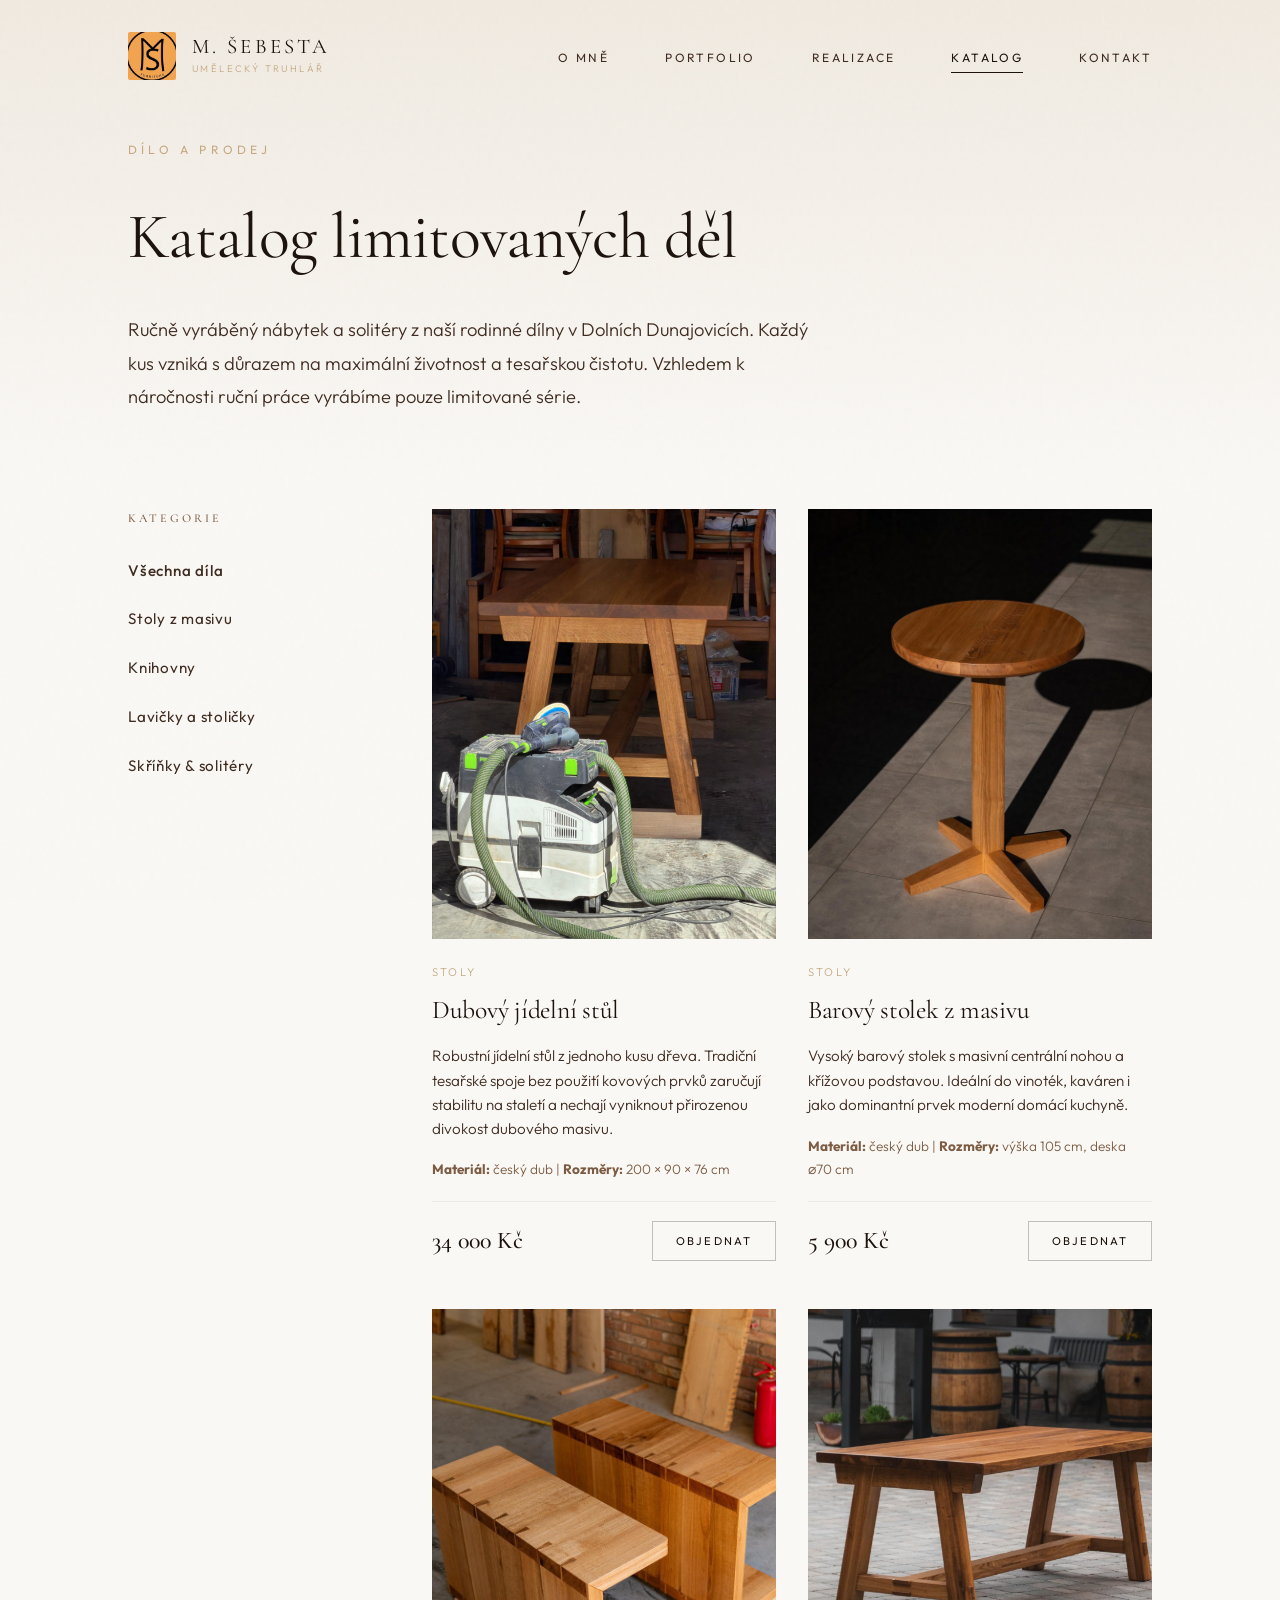
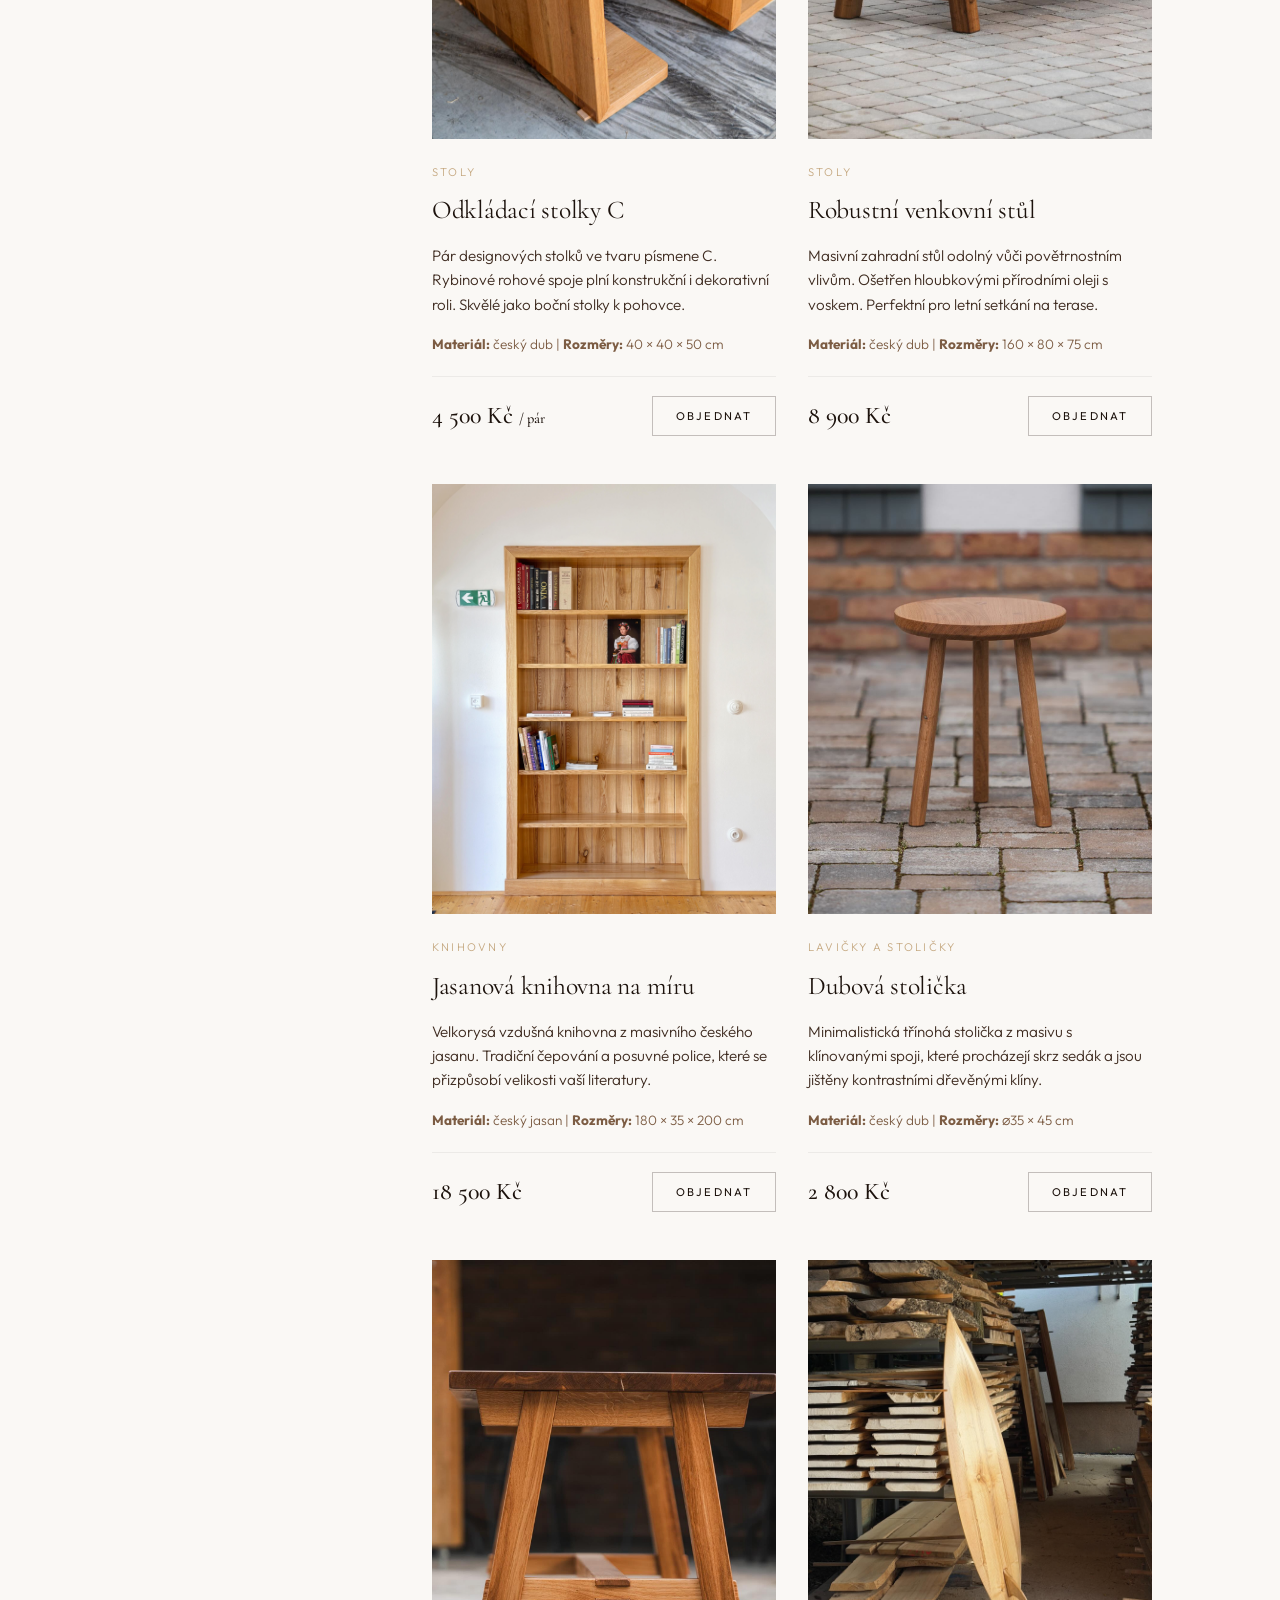
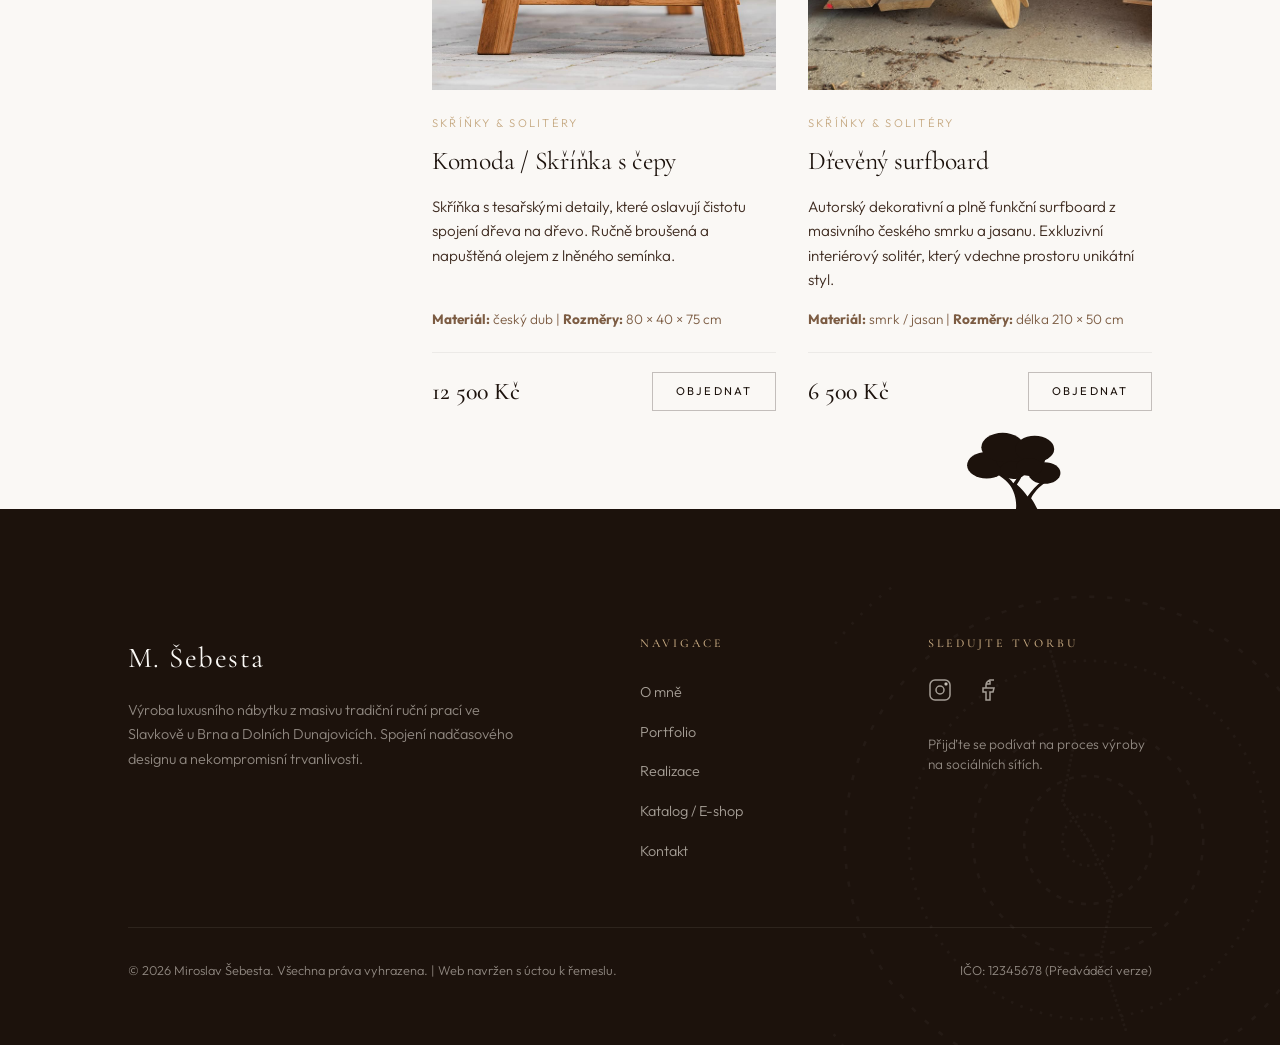
<file: eshop.html>
<!DOCTYPE html>
<html lang="cs">
<head>
  <meta charset="UTF-8">
  <meta name="viewport" content="width=device-width, initial-scale=1.0">
  
  <!-- Primary SEO Meta Tags -->
  <title>Katalog nábytku z masivu | Miroslav Šebesta</title>
  <meta name="description" content="Prohlédněte si ručně vyráběný nábytek z českého dubu a jasanu. Limitovaná edice stolů, knihoven, stoliček a skříněk z dílny Miroslava Šebesty v Dolních Dunajovicích.">
  <meta name="keywords" content="katalog nábytku, dubový stůl, jasanová knihovna, dubová stolička, nábytek na zakázku, truhlářství Jižní Morava">

  <!-- Fonts & Stylesheets -->
  <link rel="preconnect" href="https://fonts.googleapis.com">
  <link rel="preconnect" href="https://fonts.gstatic.com" crossorigin>
  <link href="https://fonts.googleapis.com/css2?family=Cormorant+Garamond:ital,wght@0,300;0,400;0,500;0,600;1,300;1,400&family=Outfit:wght@200;300;400;500&display=swap" rel="stylesheet">
  
  <link rel="stylesheet" href="style.css">

  <!-- Schema.org JSON-LD Structured Data (Products & Breadcrumbs) -->
  <script type="application/ld+json">
  {
    "@context": "https://schema.org",
    "@graph": [
      {
        "@type": "BreadcrumbList",
        "@id": "https://ms-furniture.cz/eshop.html#breadcrumb",
        "itemListElement": [
          {
            "@type": "ListItem",
            "position": 1,
            "name": "Domů",
            "item": "https://ms-furniture.cz/"
          },
          {
            "@type": "ListItem",
            "position": 2,
            "name": "Katalog",
            "item": "https://ms-furniture.cz/eshop.html"
          }
        ]
      },
      {
        "@type": "Product",
        "@id": "https://ms-furniture.cz/eshop.html#product-stul-jidelni",
        "name": "Dubový jídelní stůl",
        "image": "https://ms-furniture.cz/assets/work-3.jpg",
        "description": "Robustní jídelní stůl z jednoho kusu dřeva. Tradiční tesařské spoje bez použití kovových prvků zaručují stabilitu na staletí.",
        "brand": {
          "@type": "Brand",
          "name": "Miroslav Šebesta"
        },
        "material": "český dub",
        "offers": {
          "@type": "Offer",
          "price": "34000",
          "priceCurrency": "CZK",
          "availability": "https://schema.org/PreOrder",
          "url": "https://ms-furniture.cz/eshop.html"
        }
      },
      {
        "@type": "Product",
        "@id": "https://ms-furniture.cz/eshop.html#product-stul-barovy",
        "name": "Barový stolek z masivu",
        "image": "https://ms-furniture.cz/assets/work-2.jpg",
        "description": "Vysoký barový stolek s masivní centrální nohou a křížovou podstavou. Ideální do vinoték i moderních kuchyní.",
        "brand": {
          "@type": "Brand",
          "name": "Miroslav Šebesta"
        },
        "material": "český dub",
        "offers": {
          "@type": "Offer",
          "price": "5900",
          "priceCurrency": "CZK",
          "availability": "https://schema.org/InStock",
          "url": "https://ms-furniture.cz/eshop.html"
        }
      },
      {
        "@type": "Product",
        "@id": "https://ms-furniture.cz/eshop.html#product-stolky-c",
        "name": "Odkládací stolky C",
        "image": "https://ms-furniture.cz/assets/work-1.jpg",
        "description": "Pár designových stolků ve tvaru písmene C. Rybinové rosové spoje plní konstrukční i dekorativní roli.",
        "brand": {
          "@type": "Brand",
          "name": "Miroslav Šebesta"
        },
        "material": "český dub",
        "offers": {
          "@type": "Offer",
          "price": "4500",
          "priceCurrency": "CZK",
          "availability": "https://schema.org/InStock",
          "url": "https://ms-furniture.cz/eshop.html"
        }
      },
      {
        "@type": "Product",
        "@id": "https://ms-furniture.cz/eshop.html#product-stul-venkovni",
        "name": "Robustní venkovní stůl",
        "image": "https://ms-furniture.cz/assets/work-4.jpg",
        "description": "Zahradní stůl odolný povětrnostním vlivům. Ošetřen hloubkovými přírodními oleji s voskem.",
        "brand": {
          "@type": "Brand",
          "name": "Miroslav Šebesta"
        },
        "material": "český dub",
        "offers": {
          "@type": "Offer",
          "price": "8900",
          "priceCurrency": "CZK",
          "availability": "https://schema.org/PreOrder",
          "url": "https://ms-furniture.cz/eshop.html"
        }
      },
      {
        "@type": "Product",
        "@id": "https://ms-furniture.cz/eshop.html#product-knihovna-jasan",
        "name": "Jasanová knihovna na míru",
        "image": "https://ms-furniture.cz/assets/work-9.jpg",
        "description": "Velkorysá vzdušná knihovna z masivního jasanu. Tradiční čepování a posuvné police.",
        "brand": {
          "@type": "Brand",
          "name": "Miroslav Šebesta"
        },
        "material": "český jasan",
        "offers": {
          "@type": "Offer",
          "price": "18500",
          "priceCurrency": "CZK",
          "availability": "https://schema.org/PreOrder",
          "url": "https://ms-furniture.cz/eshop.html"
        }
      },
      {
        "@type": "Product",
        "@id": "https://ms-furniture.cz/eshop.html#product-stolicka-dub",
        "name": "Dubová stolička",
        "image": "https://ms-furniture.cz/assets/work-5.jpg",
        "description": "Minimalistická třínohá stolička z masivu s klínovanými spoji, které procházejí skrz sedák.",
        "brand": {
          "@type": "Brand",
          "name": "Miroslav Šebesta"
        },
        "material": "český dub",
        "offers": {
          "@type": "Offer",
          "price": "2800",
          "priceCurrency": "CZK",
          "availability": "https://schema.org/InStock",
          "url": "https://ms-furniture.cz/eshop.html"
        }
      },
      {
        "@type": "Product",
        "@id": "https://ms-furniture.cz/eshop.html#product-komoda-cepy",
        "name": "Komoda / Skříňka s čepy",
        "image": "https://ms-furniture.cz/assets/work-6.jpg",
        "description": "Skříňka s tesařskými detaily, které oslavují čistotu spojení dřeva na dřevo. Ručně broušená a napuštěná lněným olejem.",
        "brand": {
          "@type": "Brand",
          "name": "Miroslav Šebesta"
        },
        "material": "český dub",
        "offers": {
          "@type": "Offer",
          "price": "12500",
          "priceCurrency": "CZK",
          "availability": "https://schema.org/PreOrder",
          "url": "https://ms-furniture.cz/eshop.html"
        }
      },
      {
        "@type": "Product",
        "@id": "https://ms-furniture.cz/eshop.html#product-surfboard",
        "name": "Dřevěný surfboard",
        "image": "https://ms-furniture.cz/assets/work-8.jpg",
        "description": "Autorský dekorativní a plně funkční surfboard z masivního českého smrku a jasanu. Exkluzivní interiérový solitér.",
        "brand": {
          "@type": "Brand",
          "name": "Miroslav Šebesta"
        },
        "material": "český smrk, český jasan",
        "offers": {
          "@type": "Offer",
          "price": "6500",
          "priceCurrency": "CZK",
          "availability": "https://schema.org/InStock",
          "url": "https://ms-furniture.cz/eshop.html"
        }
      }
    ]
  }
  </script>
</head>
<body>

  <!-- Navigation -->
  <nav id="navbar">
    <div class="logo-container">
      <a href="index.html" class="logo-container">
        <img class="logo-img" src="assets/logo1.jpg" alt="Miroslav Šebesta Logo">
        <div class="logo-text">
          <span class="logo-title">M. Šebesta</span>
          <span class="logo-subtitle">Umělecký truhlář</span>
        </div>
      </a>
    </div>
    <button class="mobile-menu-btn" aria-label="Otevřít menu">
      <span></span>
      <span></span>
      <span></span>
    </button>
    <ul class="nav-links">
      <li><a href="index.html#about">O mně</a></li>
      <li><a href="index.html#work">Portfolio</a></li>
      <li><a href="index.html#realizace">Realizace</a></li>
      <li><a href="eshop.html" class="active">Katalog</a></li>
      <li><a href="index.html#kontakt">Kontakt</a></li>
    </ul>
  </nav>

  <!-- Hero Section -->
  <section class="hero-section" style="padding-top: 140px; padding-bottom: 4rem; background: linear-gradient(180deg, var(--cream-warm) 0%, var(--cream) 100%);">
    <div style="max-width: 1400px; margin: 0 auto; text-align: left; position: relative;">
      <span class="section-label">Dílo a prodej</span>
      <h1 style="font-size: clamp(2.5rem, 5vw, 4.2rem); margin-bottom: 1.5rem;">Katalog limitovaných děl</h1>
      <p style="font-size: 1.15rem; color: var(--wood-medium); max-width: 700px; line-height: 1.8;">
        Ručně vyráběný nábytek a solitéry z naší rodinné dílny v Dolních Dunajovicích. Každý kus vzniká s důrazem na maximální životnost a tesařskou čistotu. Vzhledem k náročnosti ruční práce vyrábíme pouze limitované série.
      </p>
    </div>
  </section>

  <!-- Main Catalog Area -->
  <section style="padding-top: 2rem;">
    <div class="catalog-layout">
      
      <!-- Sticky Sidebar Filters -->
      <aside style="position: sticky; top: 120px; z-index: 10;">
        <h4 style="font-size: 0.75rem; letter-spacing: 0.25em; text-transform: uppercase; color: var(--wood-light); margin-bottom: 1.5rem; font-weight: 500;">Kategorie</h4>
        <div style="display: flex; flex-direction: column; gap: 0.8rem; text-align: left;">
          
          <button class="filter-btn active" data-category="all" style="background: none; border: none; cursor: pointer; text-align: left; font-family: 'Outfit', sans-serif; font-size: 0.95rem; letter-spacing: 0.05em; padding: 0.5rem 0; color: var(--wood-medium); border-bottom: 1px solid transparent; transition: var(--transition-fast); display: inline-block;">
            Všechna díla
          </button>
          
          <button class="filter-btn" data-category="stoly" style="background: none; border: none; cursor: pointer; text-align: left; font-family: 'Outfit', sans-serif; font-size: 0.95rem; letter-spacing: 0.05em; padding: 0.5rem 0; color: var(--wood-medium); border-bottom: 1px solid transparent; transition: var(--transition-fast); display: inline-block;">
            Stoly z masivu
          </button>
          
          <button class="filter-btn" data-category="knihovny" style="background: none; border: none; cursor: pointer; text-align: left; font-family: 'Outfit', sans-serif; font-size: 0.95rem; letter-spacing: 0.05em; padding: 0.5rem 0; color: var(--wood-medium); border-bottom: 1px solid transparent; transition: var(--transition-fast); display: inline-block;">
            Knihovny
          </button>
          
          <button class="filter-btn" data-category="lavicky" style="background: none; border: none; cursor: pointer; text-align: left; font-family: 'Outfit', sans-serif; font-size: 0.95rem; letter-spacing: 0.05em; padding: 0.5rem 0; color: var(--wood-medium); border-bottom: 1px solid transparent; transition: var(--transition-fast); display: inline-block;">
            Lavičky a stoličky
          </button>
          
          <button class="filter-btn" data-category="skrinky" style="background: none; border: none; cursor: pointer; text-align: left; font-family: 'Outfit', sans-serif; font-size: 0.95rem; letter-spacing: 0.05em; padding: 0.5rem 0; color: var(--wood-medium); border-bottom: 1px solid transparent; transition: var(--transition-fast); display: inline-block;">
            Skříňky & solitéry
          </button>

        </div>

        <!-- Inline CSS helper for filter buttons active state -->
        <style>
          .filter-btn {
            outline: none;
          }
          .filter-btn:hover {
            color: var(--wood-dark);
            padding-left: 5px;
          }
          .filter-btn.active {
            color: var(--wood-dark);
            font-weight: 500;
            border-bottom-color: var(--accent);
          }
        </style>
      </aside>

      <!-- Products Grid -->
      <main style="display: grid; grid-template-columns: repeat(auto-fill, minmax(340px, 1fr)); gap: 3rem 2rem;">
        
        <!-- Product 1: Dubový jídelní stůl -->
        <div class="product-item" data-category="stoly" style="display: flex; flex-direction: column; transition: var(--transition-smooth);">
          <div class="image-swap-container">
            <img class="img-main" src="assets/work-3.jpg" alt="Dubový jídelní stůl">
            <img class="img-detail" src="assets/work-6.jpg" alt="Detail tesařského spoje jídelního stolu">
          </div>
          <div style="padding: 1.5rem 0 0; flex-grow: 1; display: flex; flex-direction: column;">
            <span style="font-size: 0.7rem; letter-spacing: 0.2em; text-transform: uppercase; color: var(--accent); display: block; margin-bottom: 0.5rem;">Stoly</span>
            <h2 style="font-size: 1.6rem; font-weight: 400; margin-bottom: 0.8rem;">Dubový jídelní stůl</h2>
            <p style="font-size: 0.95rem; color: var(--wood-medium); margin-bottom: 1rem; line-height: 1.6; flex-grow: 1;">
              Robustní jídelní stůl z jednoho kusu dřeva. Tradiční tesařské spoje bez použití kovových prvků zaručují stabilitu na staletí a nechají vyniknout přirozenou divokost dubového masivu.
            </p>
            <p style="font-size: 0.85rem; color: var(--wood-light); margin-bottom: 0.8rem;">
              <strong>Materiál:</strong> český dub | <strong>Rozměry:</strong> 200 × 90 × 76 cm
            </p>
            <div style="display: flex; justify-content: space-between; align-items: center; border-top: 1px solid rgba(28, 18, 12, 0.06); padding-top: 1.2rem; margin-top: 0.5rem;">
              <span style="font-family: 'Cormorant Garamond', serif; font-size: 1.5rem; color: var(--wood-dark); font-weight: 500;">34 000 Kč</span>
              <a href="mailto:sebwood@email.cz?subject=Poptávka: Jídelní stůl" class="btn-secondary" style="padding: 0.6rem 1.4rem; font-size: 0.7rem;">Objednat</a>
            </div>
          </div>
        </div>

        <!-- Product 2: Barový stolek -->
        <div class="product-item" data-category="stoly" style="display: flex; flex-direction: column; transition: var(--transition-smooth);">
          <div class="image-swap-container">
            <img class="img-main" src="assets/work-2.jpg" alt="Barový stolek z masivu">
            <img class="img-detail" src="assets/work-6.jpg" alt="Detail barového stolku">
          </div>
          <div style="padding: 1.5rem 0 0; flex-grow: 1; display: flex; flex-direction: column;">
            <span style="font-size: 0.7rem; letter-spacing: 0.2em; text-transform: uppercase; color: var(--accent); display: block; margin-bottom: 0.5rem;">Stoly</span>
            <h2 style="font-size: 1.6rem; font-weight: 400; margin-bottom: 0.8rem;">Barový stolek z masivu</h2>
            <p style="font-size: 0.95rem; color: var(--wood-medium); margin-bottom: 1rem; line-height: 1.6; flex-grow: 1;">
              Vysoký barový stolek s masivní centrální nohou a křížovou podstavou. Ideální do vinoték, kaváren i jako dominantní prvek moderní domácí kuchyně.
            </p>
            <p style="font-size: 0.85rem; color: var(--wood-light); margin-bottom: 0.8rem;">
              <strong>Materiál:</strong> český dub | <strong>Rozměry:</strong> výška 105 cm, deska ⌀70 cm
            </p>
            <div style="display: flex; justify-content: space-between; align-items: center; border-top: 1px solid rgba(28, 18, 12, 0.06); padding-top: 1.2rem; margin-top: 0.5rem;">
              <span style="font-family: 'Cormorant Garamond', serif; font-size: 1.5rem; color: var(--wood-dark); font-weight: 500;">5 900 Kč</span>
              <a href="mailto:sebwood@email.cz?subject=Poptávka: Barový stolek" class="btn-secondary" style="padding: 0.6rem 1.4rem; font-size: 0.7rem;">Objednat</a>
            </div>
          </div>
        </div>

        <!-- Product 3: Odkládací stolky C -->
        <div class="product-item" data-category="stoly" style="display: flex; flex-direction: column; transition: var(--transition-smooth);">
          <div class="image-swap-container">
            <img class="img-main" src="assets/work-1.jpg" alt="Odkládací stolky C">
            <img class="img-detail" src="assets/work-6.jpg" alt="Detail rybinových spojů stolků">
          </div>
          <div style="padding: 1.5rem 0 0; flex-grow: 1; display: flex; flex-direction: column;">
            <span style="font-size: 0.7rem; letter-spacing: 0.2em; text-transform: uppercase; color: var(--accent); display: block; margin-bottom: 0.5rem;">Stoly</span>
            <h2 style="font-size: 1.6rem; font-weight: 400; margin-bottom: 0.8rem;">Odkládací stolky C</h2>
            <p style="font-size: 0.95rem; color: var(--wood-medium); margin-bottom: 1rem; line-height: 1.6; flex-grow: 1;">
              Pár designových stolků ve tvaru písmene C. Rybinové rohové spoje plní konstrukční i dekorativní roli. Skvělé jako boční stolky k pohovce.
            </p>
            <p style="font-size: 0.85rem; color: var(--wood-light); margin-bottom: 0.8rem;">
              <strong>Materiál:</strong> český dub | <strong>Rozměry:</strong> 40 × 40 × 50 cm
            </p>
            <div style="display: flex; justify-content: space-between; align-items: center; border-top: 1px solid rgba(28, 18, 12, 0.06); padding-top: 1.2rem; margin-top: 0.5rem;">
              <span style="font-family: 'Cormorant Garamond', serif; font-size: 1.5rem; color: var(--wood-dark); font-weight: 500;">4 500 Kč <small style="font-size: 0.9rem;">/ pár</small></span>
              <a href="mailto:sebwood@email.cz?subject=Poptávka: Stolky C" class="btn-secondary" style="padding: 0.6rem 1.4rem; font-size: 0.7rem;">Objednat</a>
            </div>
          </div>
        </div>

        <!-- Product 4: Robustní venkovní stůl -->
        <div class="product-item" data-category="stoly" style="display: flex; flex-direction: column; transition: var(--transition-smooth);">
          <div class="image-swap-container">
            <img class="img-main" src="assets/work-4.jpg" alt="Robustní venkovní stůl">
            <img class="img-detail" src="assets/work-6.jpg" alt="Detail venkovního stolu">
          </div>
          <div style="padding: 1.5rem 0 0; flex-grow: 1; display: flex; flex-direction: column;">
            <span style="font-size: 0.7rem; letter-spacing: 0.2em; text-transform: uppercase; color: var(--accent); display: block; margin-bottom: 0.5rem;">Stoly</span>
            <h2 style="font-size: 1.6rem; font-weight: 400; margin-bottom: 0.8rem;">Robustní venkovní stůl</h2>
            <p style="font-size: 0.95rem; color: var(--wood-medium); margin-bottom: 1rem; line-height: 1.6; flex-grow: 1;">
              Masivní zahradní stůl odolný vůči povětrnostním vlivům. Ošetřen hloubkovými přírodními oleji s voskem. Perfektní pro letní setkání na terase.
            </p>
            <p style="font-size: 0.85rem; color: var(--wood-light); margin-bottom: 0.8rem;">
              <strong>Materiál:</strong> český dub | <strong>Rozměry:</strong> 160 × 80 × 75 cm
            </p>
            <div style="display: flex; justify-content: space-between; align-items: center; border-top: 1px solid rgba(28, 18, 12, 0.06); padding-top: 1.2rem; margin-top: 0.5rem;">
              <span style="font-family: 'Cormorant Garamond', serif; font-size: 1.5rem; color: var(--wood-dark); font-weight: 500;">8 900 Kč</span>
              <a href="mailto:sebwood@email.cz?subject=Poptávka: Venkovní stůl" class="btn-secondary" style="padding: 0.6rem 1.4rem; font-size: 0.7rem;">Objednat</a>
            </div>
          </div>
        </div>

        <!-- Product 5: Jasanová knihovna na míru -->
        <div class="product-item" data-category="knihovny" style="display: flex; flex-direction: column; transition: var(--transition-smooth);">
          <div class="image-swap-container">
            <img class="img-main" src="assets/work-9.jpg" alt="Jasanová knihovna">
            <img class="img-detail" src="assets/work-4.jpg" alt="Detail dřeva jasanu">
          </div>
          <div style="padding: 1.5rem 0 0; flex-grow: 1; display: flex; flex-direction: column;">
            <span style="font-size: 0.7rem; letter-spacing: 0.2em; text-transform: uppercase; color: var(--accent); display: block; margin-bottom: 0.5rem;">Knihovny</span>
            <h2 style="font-size: 1.6rem; font-weight: 400; margin-bottom: 0.8rem;">Jasanová knihovna na míru</h2>
            <p style="font-size: 0.95rem; color: var(--wood-medium); margin-bottom: 1rem; line-height: 1.6; flex-grow: 1;">
              Velkorysá vzdušná knihovna z masivního českého jasanu. Tradiční čepování a posuvné police, které se přizpůsobí velikosti vaší literatury.
            </p>
            <p style="font-size: 0.85rem; color: var(--wood-light); margin-bottom: 0.8rem;">
              <strong>Materiál:</strong> český jasan | <strong>Rozměry:</strong> 180 × 35 × 200 cm
            </p>
            <div style="display: flex; justify-content: space-between; align-items: center; border-top: 1px solid rgba(28, 18, 12, 0.06); padding-top: 1.2rem; margin-top: 0.5rem;">
              <span style="font-family: 'Cormorant Garamond', serif; font-size: 1.5rem; color: var(--wood-dark); font-weight: 500;">18 500 Kč</span>
              <a href="mailto:sebwood@email.cz?subject=Poptávka: Knihovna" class="btn-secondary" style="padding: 0.6rem 1.4rem; font-size: 0.7rem;">Objednat</a>
            </div>
          </div>
        </div>

        <!-- Product 6: Dubová stolička -->
        <div class="product-item" data-category="lavicky" style="display: flex; flex-direction: column; transition: var(--transition-smooth);">
          <div class="image-swap-container">
            <img class="img-main" src="assets/work-5.jpg" alt="Dubová stolička">
            <img class="img-detail" src="assets/work-7.jpg" alt="Detail čepu stoličky">
          </div>
          <div style="padding: 1.5rem 0 0; flex-grow: 1; display: flex; flex-direction: column;">
            <span style="font-size: 0.7rem; letter-spacing: 0.2em; text-transform: uppercase; color: var(--accent); display: block; margin-bottom: 0.5rem;">Lavičky a stoličky</span>
            <h2 style="font-size: 1.6rem; font-weight: 400; margin-bottom: 0.8rem;">Dubová stolička</h2>
            <p style="font-size: 0.95rem; color: var(--wood-medium); margin-bottom: 1rem; line-height: 1.6; flex-grow: 1;">
              Minimalistická třínohá stolička z masivu s klínovanými spoji, které procházejí skrz sedák a jsou jištěny kontrastními dřevěnými klíny.
            </p>
            <p style="font-size: 0.85rem; color: var(--wood-light); margin-bottom: 0.8rem;">
              <strong>Materiál:</strong> český dub | <strong>Rozměry:</strong> ⌀35 × 45 cm
            </p>
            <div style="display: flex; justify-content: space-between; align-items: center; border-top: 1px solid rgba(28, 18, 12, 0.06); padding-top: 1.2rem; margin-top: 0.5rem;">
              <span style="font-family: 'Cormorant Garamond', serif; font-size: 1.5rem; color: var(--wood-dark); font-weight: 500;">2 800 Kč</span>
              <a href="mailto:sebwood@email.cz?subject=Poptávka: Stolička" class="btn-secondary" style="padding: 0.6rem 1.4rem; font-size: 0.7rem;">Objednat</a>
            </div>
          </div>
        </div>

        <!-- Product 7: Komoda / Skříňka s čepy -->
        <div class="product-item" data-category="skrinky" style="display: flex; flex-direction: column; transition: var(--transition-smooth);">
          <div class="image-swap-container">
            <img class="img-main" src="assets/work-6.jpg" alt="Komoda s čepy">
            <img class="img-detail" src="assets/work-7.jpg" alt="Detail čepovaných spojů komody">
          </div>
          <div style="padding: 1.5rem 0 0; flex-grow: 1; display: flex; flex-direction: column;">
            <span style="font-size: 0.7rem; letter-spacing: 0.2em; text-transform: uppercase; color: var(--accent); display: block; margin-bottom: 0.5rem;">Skříňky & solitéry</span>
            <h2 style="font-size: 1.6rem; font-weight: 400; margin-bottom: 0.8rem;">Komoda / Skříňka s čepy</h2>
            <p style="font-size: 0.95rem; color: var(--wood-medium); margin-bottom: 1rem; line-height: 1.6; flex-grow: 1;">
              Skříňka s tesařskými detaily, které oslavují čistotu spojení dřeva na dřevo. Ručně broušená a napuštěná olejem z lněného semínka.
            </p>
            <p style="font-size: 0.85rem; color: var(--wood-light); margin-bottom: 0.8rem;">
              <strong>Materiál:</strong> český dub | <strong>Rozměry:</strong> 80 × 40 × 75 cm
            </p>
            <div style="display: flex; justify-content: space-between; align-items: center; border-top: 1px solid rgba(28, 18, 12, 0.06); padding-top: 1.2rem; margin-top: 0.5rem;">
              <span style="font-family: 'Cormorant Garamond', serif; font-size: 1.5rem; color: var(--wood-dark); font-weight: 500;">12 500 Kč</span>
              <a href="mailto:sebwood@email.cz?subject=Poptávka: Skříňka s čepy" class="btn-secondary" style="padding: 0.6rem 1.4rem; font-size: 0.7rem;">Objednat</a>
            </div>
          </div>
        </div>

        <!-- Product 8: Dřevěný surfboard -->
        <div class="product-item" data-category="skrinky" style="display: flex; flex-direction: column; transition: var(--transition-smooth);">
          <div class="image-swap-container">
            <img class="img-main" src="assets/work-8.jpg" alt="Dřevěný surfboard">
            <img class="img-detail" src="assets/work-4.jpg" alt="Detail povrchu dřevěného surfboardu">
          </div>
          <div style="padding: 1.5rem 0 0; flex-grow: 1; display: flex; flex-direction: column;">
            <span style="font-size: 0.7rem; letter-spacing: 0.2em; text-transform: uppercase; color: var(--accent); display: block; margin-bottom: 0.5rem;">Skříňky & solitéry</span>
            <h2 style="font-size: 1.6rem; font-weight: 400; margin-bottom: 0.8rem;">Dřevěný surfboard</h2>
            <p style="font-size: 0.95rem; color: var(--wood-medium); margin-bottom: 1rem; line-height: 1.6; flex-grow: 1;">
              Autorský dekorativní a plně funkční surfboard z masivního českého smrku a jasanu. Exkluzivní interiérový solitér, který vdechne prostoru unikátní styl.
            </p>
            <p style="font-size: 0.85rem; color: var(--wood-light); margin-bottom: 0.8rem;">
              <strong>Materiál:</strong> smrk / jasan | <strong>Rozměry:</strong> délka 210 × 50 cm
            </p>
            <div style="display: flex; justify-content: space-between; align-items: center; border-top: 1px solid rgba(28, 18, 12, 0.06); padding-top: 1.2rem; margin-top: 0.5rem;">
              <span style="font-family: 'Cormorant Garamond', serif; font-size: 1.5rem; color: var(--wood-dark); font-weight: 500;">6 500 Kč</span>
              <a href="mailto:sebwood@email.cz?subject=Poptávka: Dřevěný surfboard" class="btn-secondary" style="padding: 0.6rem 1.4rem; font-size: 0.7rem;">Objednat</a>
            </div>
          </div>
        </div>

      </main>

    </div>
  </section>

  <!-- Landscape transition to footer -->
  <svg class="footer-transition-svg" viewBox="0 0 1440 200" fill="none" xmlns="http://www.w3.org/2000/svg" preserveAspectRatio="none" style="display: block; width: 100%; height: 120px; margin-top: -120px; margin-bottom: -1px; background: transparent; position: relative; z-index: 5; pointer-events: none;">
    <!-- Ground line (flat/straight, filled below) -->
    <path d="M0,200 L0,150 L1440,150 L1440,200 Z" fill="var(--wood-dark)" />
    
    <!-- Stylized Oak Tree (with realistic branches and organic leaf clusters) -->
    <g fill="var(--wood-dark)">
      <!-- Trunk & main branches -->
      <path d="M1143,150 C1144,135 1141,120 1136,110 C1131,100 1121,90 1113,85 L1116,81 C1126,87 1135,97 1140,107 C1144,100 1148,90 1150,75 L1154,75 C1152,90 1148,101 1144,109 C1149,115 1153,123 1156,129 C1160,121 1166,110 1173,103 L1176,106 C1169,113 1163,123 1160,132 C1163,138 1165,145 1167,150 Z" />
      
      <!-- Foliage clusters (grouped to render organic silhouette of a solitary oak) -->
      <circle cx="1110" cy="77" r="22" />
      <circle cx="1148" cy="65" r="28" />
      <circle cx="1175" cy="90" r="18" />
      <circle cx="1128" cy="47" r="24" />
      <circle cx="1164" cy="50" r="22" />
      <circle cx="1140" cy="85" r="15" />
      <circle cx="1158" cy="80" r="15" />
    </g>
  </svg>

  <!-- Footer -->
  <footer>
    <!-- Concentric wood grain / rings watermark -->
    <svg class="footer-watermark" viewBox="0 0 200 200" fill="none" stroke="currentColor">
      <circle cx="100" cy="100" r="10" stroke-dasharray="1 2" />
      <circle cx="100" cy="100" r="25" stroke-dasharray="2 3" />
      <circle cx="100" cy="100" r="45" stroke-dasharray="2 4" />
      <circle cx="100" cy="100" r="70" stroke-dasharray="1 3" />
      <circle cx="100" cy="100" r="95" stroke-dasharray="2 5" />
      <circle cx="100" cy="100" r="125" stroke-dasharray="1 4" />
      <path d="M100 100 L110 120 L105 145 L115 175 M100 100 L90 85 L95 60 L85 25" stroke-dasharray="1 1" />
    </svg>

    <div class="footer-content">
      <!-- Brand column -->
      <div class="footer-brand">
        <h3>M. Šebesta</h3>
        <p>
          Výroba luxusního nábytku z masivu tradiční ruční prací ve Slavkově u Brna a Dolních Dunajovicích. Spojení nadčasového designu a nekompromisní trvanlivosti.
        </p>
      </div>
      <!-- Links column -->
      <div>
        <h4 class="footer-heading">Navigace</h4>
        <ul class="footer-links">
          <li><a href="index.html#about">O mně</a></li>
          <li><a href="index.html#work">Portfolio</a></li>
          <li><a href="index.html#realizace">Realizace</a></li>
          <li><a href="eshop.html">Katalog / E-shop</a></li>
          <li><a href="index.html#kontakt">Kontakt</a></li>
        </ul>
      </div>
      <!-- Socials column -->
      <div>
        <h4 class="footer-heading">Sledujte tvorbu</h4>
        <div class="footer-socials">
          <a href="https://www.instagram.com/mir_sebwood/" target="_blank" rel="noopener" aria-label="Instagram">
            <svg style="width: 24px; height: 24px;" viewBox="0 0 24 24" fill="none" stroke="currentColor" stroke-width="1.5">
              <rect x="2" y="2" width="20" height="20" rx="5"/>
              <circle cx="12" cy="12" r="4"/>
              <circle cx="18" cy="6" r="1" fill="currentColor"/>
            </svg>
          </a>
          <a href="https://www.facebook.com/mirek.sebesta.39/" target="_blank" rel="noopener" aria-label="Facebook">
            <svg style="width: 24px; height: 24px;" viewBox="0 0 24 24" fill="none" stroke="currentColor" stroke-width="1.5">
              <path d="M18 2h-3a5 5 0 0 0-5 5v3H7v4h3v8h4v-8h3l1-4H10V7a1 1 0 0 1 1-1h3V2z"/>
            </svg>
          </a>
        </div>
        <p style="margin-top: 1.5rem; font-size: 0.85rem; line-height: 1.5;">
          Přijďte se podívat na proces výroby na sociálních sítích.
        </p>
      </div>
    </div>

    <!-- Bottom copyrights -->
    <div class="footer-bottom">
      <p>© 2026 Miroslav Šebesta. Všechna práva vyhrazena. | Web navržen s úctou k řemeslu.</p>
      <p>IČO: 12345678 (Předváděcí verze)</p>
    </div>
  </footer>

  <!-- Scripts -->
  <script src="main.js"></script>
</body>
</html>
</file>
<file: style.css>
/* 
   MIROSLAV ŠEBESTA - UMĚLECKÝ TRUHLÁŘ
   Premium CSS Design System
   Aesthetic guidelines inspired by phillbuilt.com, hensbyworkshop.com, and kobeomsuk.com
*/

:root {
  --wood-dark: #1c120c;      /* Carbon-dark brown/black */
  --wood-medium: #3e2b20;    /* Dark walnut */
  --wood-light: #7c5c43;     /* Warm oak */
  --forest: #1e2c24;         /* Deep spruce green */
  --forest-light: #3d5045;   /* Moss green */
  --cream: #FAF8F5;          /* Off-white, soft paper texture */
  --cream-warm: #F0EAE1;     /* Warm limestone beige */
  --accent: #C5A880;         /* Muted gold/brass */
  --accent-hover: #b3946a;   
  --white: #ffffff;
  --transition-smooth: all 0.6s cubic-bezier(0.16, 1, 0.3, 1);
  --transition-fast: all 0.3s cubic-bezier(0.16, 1, 0.3, 1);
}

/* Base resets & typography */
* {
  margin: 0;
  padding: 0;
  box-sizing: border-box;
}

html {
  scroll-behavior: smooth;
  scroll-padding-top: 80px; /* Offset for fixed header */
}

body {
  font-family: 'Outfit', -apple-system, BlinkMacSystemFont, "Segoe UI", Roboto, sans-serif;
  background-color: var(--cream);
  color: var(--wood-dark);
  line-height: 1.65;
  font-weight: 300;
  -webkit-font-smoothing: antialiased;
  overflow-x: hidden;
}

/* Custom Scrollbar */
::-webkit-scrollbar {
  width: 6px;
}
::-webkit-scrollbar-track {
  background: var(--cream-warm);
}
::-webkit-scrollbar-thumb {
  background: var(--wood-light);
  border-radius: 3px;
}
::-webkit-scrollbar-thumb:hover {
  background: var(--wood-medium);
}

/* Grain texture overlay to mimic raw wood paper feel */
body::before {
  content: '';
  position: fixed;
  top: 0;
  left: 0;
  width: 100%;
  height: 100%;
  pointer-events: none;
  opacity: 0.025;
  background-image: url("data:image/svg+xml,%3Csvg viewBox='0 0 200 200' xmlns='http://www.w3.org/2000/svg'%3E%3Cfilter id='noise'%3E%3CfeTurbulence type='fractalNoise' baseFrequency='0.8' numOctaves='4' stitchTiles='stitch'/%3E%3C/filter%3E%3Crect width='100%25' height='100%25' filter='url(%23noise)'/%3E%3C/svg%3E");
  z-index: 9999;
}

/* Common Layout Elements */
h1, h2, h3, h4, .serif-font {
  font-family: 'Cormorant Garamond', Georgia, serif;
  font-weight: 400;
  color: var(--wood-dark);
  letter-spacing: -0.01em;
}

p {
  color: #3e332c;
}

a {
  color: inherit;
  text-decoration: none;
  transition: var(--transition-fast);
}

/* Section styling */
section {
  padding: 8rem 10%;
  position: relative;
}

@media (max-width: 1024px) {
  section {
    padding: 6rem 5%;
  }
}
@media (max-width: 768px) {
  section {
    padding: 4rem 1.5rem;
  }
}

/* Section label/subtitle */
.section-label {
  font-size: 0.75rem;
  font-weight: 400;
  letter-spacing: 0.35em;
  text-transform: uppercase;
  color: var(--accent);
  margin-bottom: 1.5rem;
  display: block;
}

/* Buttons and Links */
.btn-primary {
  display: inline-flex;
  align-items: center;
  gap: 1rem;
  padding: 1.1rem 2.8rem;
  background-color: var(--wood-dark);
  color: var(--cream);
  font-size: 0.75rem;
  font-weight: 400;
  letter-spacing: 0.25em;
  text-transform: uppercase;
  border: 1px solid var(--wood-dark);
  cursor: pointer;
  transition: var(--transition-smooth);
  position: relative;
  overflow: hidden;
}

.btn-primary svg {
  width: 16px;
  height: 16px;
  stroke: var(--cream);
  transition: transform 0.4s ease;
}

.btn-primary:hover {
  background-color: transparent;
  color: var(--wood-dark);
  border-color: var(--wood-dark);
}

.btn-primary:hover svg {
  stroke: var(--wood-dark);
  transform: translateX(5px);
}

.btn-secondary {
  display: inline-flex;
  align-items: center;
  gap: 1rem;
  padding: 1rem 2.2rem;
  background-color: transparent;
  color: var(--wood-dark);
  font-size: 0.75rem;
  font-weight: 400;
  letter-spacing: 0.2em;
  text-transform: uppercase;
  border: 1px solid rgba(28, 18, 12, 0.25);
  cursor: pointer;
  transition: var(--transition-smooth);
}

.btn-secondary:hover {
  border-color: var(--wood-dark);
  background-color: rgba(28, 18, 12, 0.03);
}

/* Fine Decorative Borders (Wood joinery aesthetic) */
.divider-line {
  width: 100%;
  height: 1px;
  background-color: rgba(28, 18, 12, 0.08);
  position: relative;
}

.divider-line::after {
  content: '';
  position: absolute;
  top: -3px;
  left: 50%;
  transform: translateX(-50%);
  width: 7px;
  height: 7px;
  border: 1px solid rgba(28, 18, 12, 0.2);
  background: var(--cream);
  transform: rotate(45deg);
}

/* Navigation bar */
nav {
  position: fixed;
  top: 0;
  left: 0;
  right: 0;
  padding: 2rem 10%;
  display: flex;
  justify-content: space-between;
  align-items: center;
  z-index: 1000;
  transition: var(--transition-smooth);
}

nav.scrolled {
  padding: 1.2rem 10%;
  background-color: rgba(250, 248, 245, 0.92);
  backdrop-filter: blur(15px);
  -webkit-backdrop-filter: blur(15px);
  border-bottom: 1px solid rgba(28, 18, 12, 0.05);
  box-shadow: 0 4px 30px rgba(0, 0, 0, 0.02);
}

nav .logo-container {
  display: flex;
  align-items: center;
  gap: 1rem;
}

nav .logo-text {
  display: flex;
  flex-direction: column;
}

nav .logo-title {
  font-family: 'Cormorant Garamond', Georgia, serif;
  font-size: 1.3rem;
  letter-spacing: 0.15em;
  font-weight: 400;
  line-height: 1.1;
  text-transform: uppercase;
  color: var(--wood-dark);
}

nav .logo-subtitle {
  font-size: 0.6rem;
  letter-spacing: 0.25em;
  text-transform: uppercase;
  color: var(--accent);
  margin-top: 2px;
}

nav .logo-img {
  height: 48px;
  width: auto;
  border-radius: 2px;
  filter: grayscale(10%);
}

.nav-links {
  display: flex;
  gap: 3.5rem;
  list-style: none;
}

.nav-links a {
  font-size: 0.75rem;
  font-weight: 400;
  letter-spacing: 0.2em;
  text-transform: uppercase;
  color: var(--wood-medium);
  position: relative;
  padding: 0.5rem 0;
}

.nav-links a::after {
  content: '';
  position: absolute;
  bottom: 0;
  left: 0;
  width: 0;
  height: 1px;
  background-color: var(--accent);
  transition: var(--transition-fast);
}

.nav-links a:hover {
  color: var(--wood-dark);
}

.nav-links a:hover::after {
  width: 100%;
}

.nav-links a.active {
  color: var(--wood-dark);
}

.nav-links a.active::after {
  width: 100%;
  background-color: var(--wood-dark);
}

/* Mobile Menu Toggle */
.mobile-menu-btn {
  display: none;
  background: none;
  border: none;
  cursor: pointer;
  padding: 0.5rem;
  z-index: 1001;
}

.mobile-menu-btn span {
  display: block;
  width: 24px;
  height: 1px;
  background-color: var(--wood-dark);
  margin: 6px 0;
  transition: var(--transition-fast);
}

@media (max-width: 900px) {
  nav {
    padding: 1.5rem 5%;
  }
  nav.scrolled {
    padding: 1rem 5%;
  }
  .mobile-menu-btn {
    display: block;
  }
  .nav-links {
    position: fixed;
    top: 0;
    right: -100%;
    width: 80%;
    max-width: 400px;
    height: 100vh;
    background-color: var(--cream);
    flex-direction: column;
    justify-content: center;
    align-items: center;
    gap: 2.5rem;
    box-shadow: -10px 0 30px rgba(0, 0, 0, 0.05);
    transition: right 0.5s cubic-bezier(0.16, 1, 0.3, 1);
  }
  .nav-links.active {
    right: 0;
  }
  .mobile-menu-btn.active span:nth-child(1) {
    transform: rotate(45deg) translate(5px, 5px);
  }
  .mobile-menu-btn.active span:nth-child(2) {
    opacity: 0;
  }
  .mobile-menu-btn.active span:nth-child(3) {
    transform: rotate(-45deg) translate(5px, -5px);
  }
}

/* Image Hover Swap Effect for Portfolio / Products (Luxury details) */
.image-swap-container {
  position: relative;
  overflow: hidden;
  aspect-ratio: 4/5;
  background-color: var(--cream-warm);
}

.image-swap-container img {
  position: absolute;
  inset: 0;
  width: 100%;
  height: 100%;
  object-fit: cover;
  transition: transform 0.8s cubic-bezier(0.16, 1, 0.3, 1), opacity 0.8s cubic-bezier(0.16, 1, 0.3, 1);
}

.image-swap-container .img-detail {
  opacity: 0;
  transform: scale(1.05);
}

.image-swap-container:hover .img-main {
  opacity: 0;
  transform: scale(0.95);
}

.image-swap-container:hover .img-detail {
  opacity: 1;
  transform: scale(1);
}

/* Scroll reveal class animations */
.reveal {
  opacity: 0;
  transform: translateY(40px);
  transition: opacity 1.2s cubic-bezier(0.16, 1, 0.3, 1), transform 1.2s cubic-bezier(0.16, 1, 0.3, 1);
}

.reveal.visible {
  opacity: 1;
  transform: translateY(0);
}

@keyframes fadeUp {
  to {
    opacity: 1;
    transform: translateY(0);
  }
}

/* Contact form styles */
.contact-form {
  display: grid;
  grid-template-columns: 1fr 1fr;
  gap: 1.5rem;
}

.contact-form .full-width {
  grid-column: span 2;
}

.form-group {
  display: flex;
  flex-direction: column;
  text-align: left;
}

.form-group label {
  font-size: 0.75rem;
  letter-spacing: 0.15em;
  text-transform: uppercase;
  color: var(--wood-light);
  margin-bottom: 0.5rem;
}

.form-group input,
.form-group textarea {
  padding: 1rem 0;
  background: transparent;
  border: none;
  border-bottom: 1px solid rgba(28, 18, 12, 0.15);
  font-family: 'Outfit', sans-serif;
  font-size: 0.95rem;
  color: var(--wood-dark);
  transition: var(--transition-fast);
  outline: none;
}

.form-group input:focus,
.form-group textarea:focus {
  border-bottom-color: var(--wood-dark);
}

.form-group textarea {
  resize: vertical;
  min-height: 120px;
}

.contact-form button {
  grid-column: span 2;
  justify-content: center;
  margin-top: 1rem;
}

@media (max-width: 600px) {
  .contact-form {
    grid-template-columns: 1fr;
  }
  .contact-form .full-width {
    grid-column: span 1;
  }
  .contact-form button {
    grid-column: span 1;
  }
}

/* Footer styling */
footer {
  background-color: var(--wood-dark);
  color: var(--cream-warm);
  padding: 6rem 10% 4rem;
  position: relative;
  overflow: hidden;
}

footer p {
  color: rgba(240, 234, 225, 0.55);
}

.footer-content {
  display: grid;
  grid-template-columns: 2fr 1fr 1fr;
  gap: 4rem;
  max-width: 1400px;
  margin: 0 auto;
  position: relative;
  z-index: 2;
}

.footer-brand h3 {
  color: var(--cream);
  font-size: 1.8rem;
  margin-bottom: 1rem;
  letter-spacing: 0.05em;
}

.footer-brand p {
  max-width: 400px;
  font-size: 0.9rem;
  line-height: 1.7;
}

.footer-heading {
  font-size: 0.75rem;
  letter-spacing: 0.25em;
  text-transform: uppercase;
  color: var(--accent);
  margin-bottom: 1.5rem;
  font-weight: 500;
}

.footer-links {
  list-style: none;
  display: flex;
  flex-direction: column;
  gap: 0.8rem;
}

.footer-links a {
  font-size: 0.9rem;
  color: rgba(240, 234, 225, 0.65);
}

.footer-links a:hover {
  color: var(--cream);
}

.footer-socials {
  display: flex;
  gap: 1.5rem;
}

.footer-socials a {
  color: rgba(240, 234, 225, 0.65);
}

.footer-socials a:hover {
  color: var(--accent);
}

.footer-bottom {
  border-top: 1px solid rgba(240, 234, 225, 0.08);
  margin-top: 4rem;
  padding-top: 2rem;
  display: flex;
  justify-content: space-between;
  align-items: center;
  max-width: 1400px;
  margin-left: auto;
  margin-right: auto;
  position: relative;
  z-index: 2;
}

.footer-bottom p {
  font-size: 0.8rem;
}

@media (max-width: 900px) {
  .footer-content {
    grid-template-columns: 1fr;
    gap: 3rem;
  }
  .footer-bottom {
    flex-direction: column;
    gap: 1rem;
    text-align: center;
  }
}

/* Watermark SVG styling (extremely subtle line art) */
.footer-watermark {
  position: absolute;
  right: -5%;
  bottom: -10%;
  width: clamp(300px, 40vw, 600px);
  height: auto;
  opacity: 0.035;
  pointer-events: none;
  stroke: var(--cream);
  z-index: 1;
}

.section-watermark {
  position: absolute;
  left: 5%;
  bottom: 0;
  width: clamp(200px, 20vw, 400px);
  height: auto;
  opacity: 0.02;
  pointer-events: none;
  stroke: var(--wood-dark);
  z-index: 0;
}

/* Responsive grid layouts */
.hero-layout,
.about-layout,
.contact-layout,
.catalog-layout {
  display: grid;
  max-width: 1400px;
  margin: 0 auto;
  width: 100%;
}

.hero-layout {
  grid-template-columns: 1.2fr 1fr;
  gap: 4rem;
  align-items: center;
}

.about-layout {
  grid-template-columns: 1fr 1.2fr;
  gap: 6rem;
  align-items: center;
}

.contact-layout {
  grid-template-columns: 1fr 1.2fr;
  gap: 5rem;
  align-items: start;
}

.catalog-layout {
  grid-template-columns: 240px 1fr;
  gap: 4rem;
  align-items: start;
}

.realizace-grid {
  display: grid;
  grid-template-columns: repeat(2, 1fr);
  gap: 3rem;
  max-width: 1400px;
  margin: 0 auto;
}

@media (max-width: 900px) {
  .hero-layout {
    grid-template-columns: 1fr;
    gap: 3rem;
    text-align: center;
  }
  .hero-layout > div:first-child {
    display: flex;
    flex-direction: column;
    align-items: center;
  }
  .about-layout {
    grid-template-columns: 1fr;
    gap: 3rem;
  }
  .contact-layout {
    grid-template-columns: 1fr;
    gap: 3.5rem;
  }
  .catalog-layout {
    grid-template-columns: 1fr;
    gap: 2.5rem;
  }
  .catalog-layout aside {
    position: relative !important;
    top: 0 !important;
    margin-bottom: 1.5rem;
  }
  .catalog-layout aside div {
    flex-direction: row !important;
    flex-wrap: wrap;
    gap: 0.5rem 1.2rem !important;
  }
}

@media (max-width: 768px) {
  .realizace-grid {
    grid-template-columns: 1fr;
    gap: 2.5rem;
  }
}

/* Footer tree styling for proportion lock */
.footer-tree-svg {
  position: absolute;
  bottom: 29px;
  right: 10%;
  width: 90px;
  height: 117px;
  transition: var(--transition-smooth);
}

@media (max-width: 900px) {
  .footer-tree-svg {
    right: 5%;
    width: 70px;
    height: 91px;
  }
}
</file>
